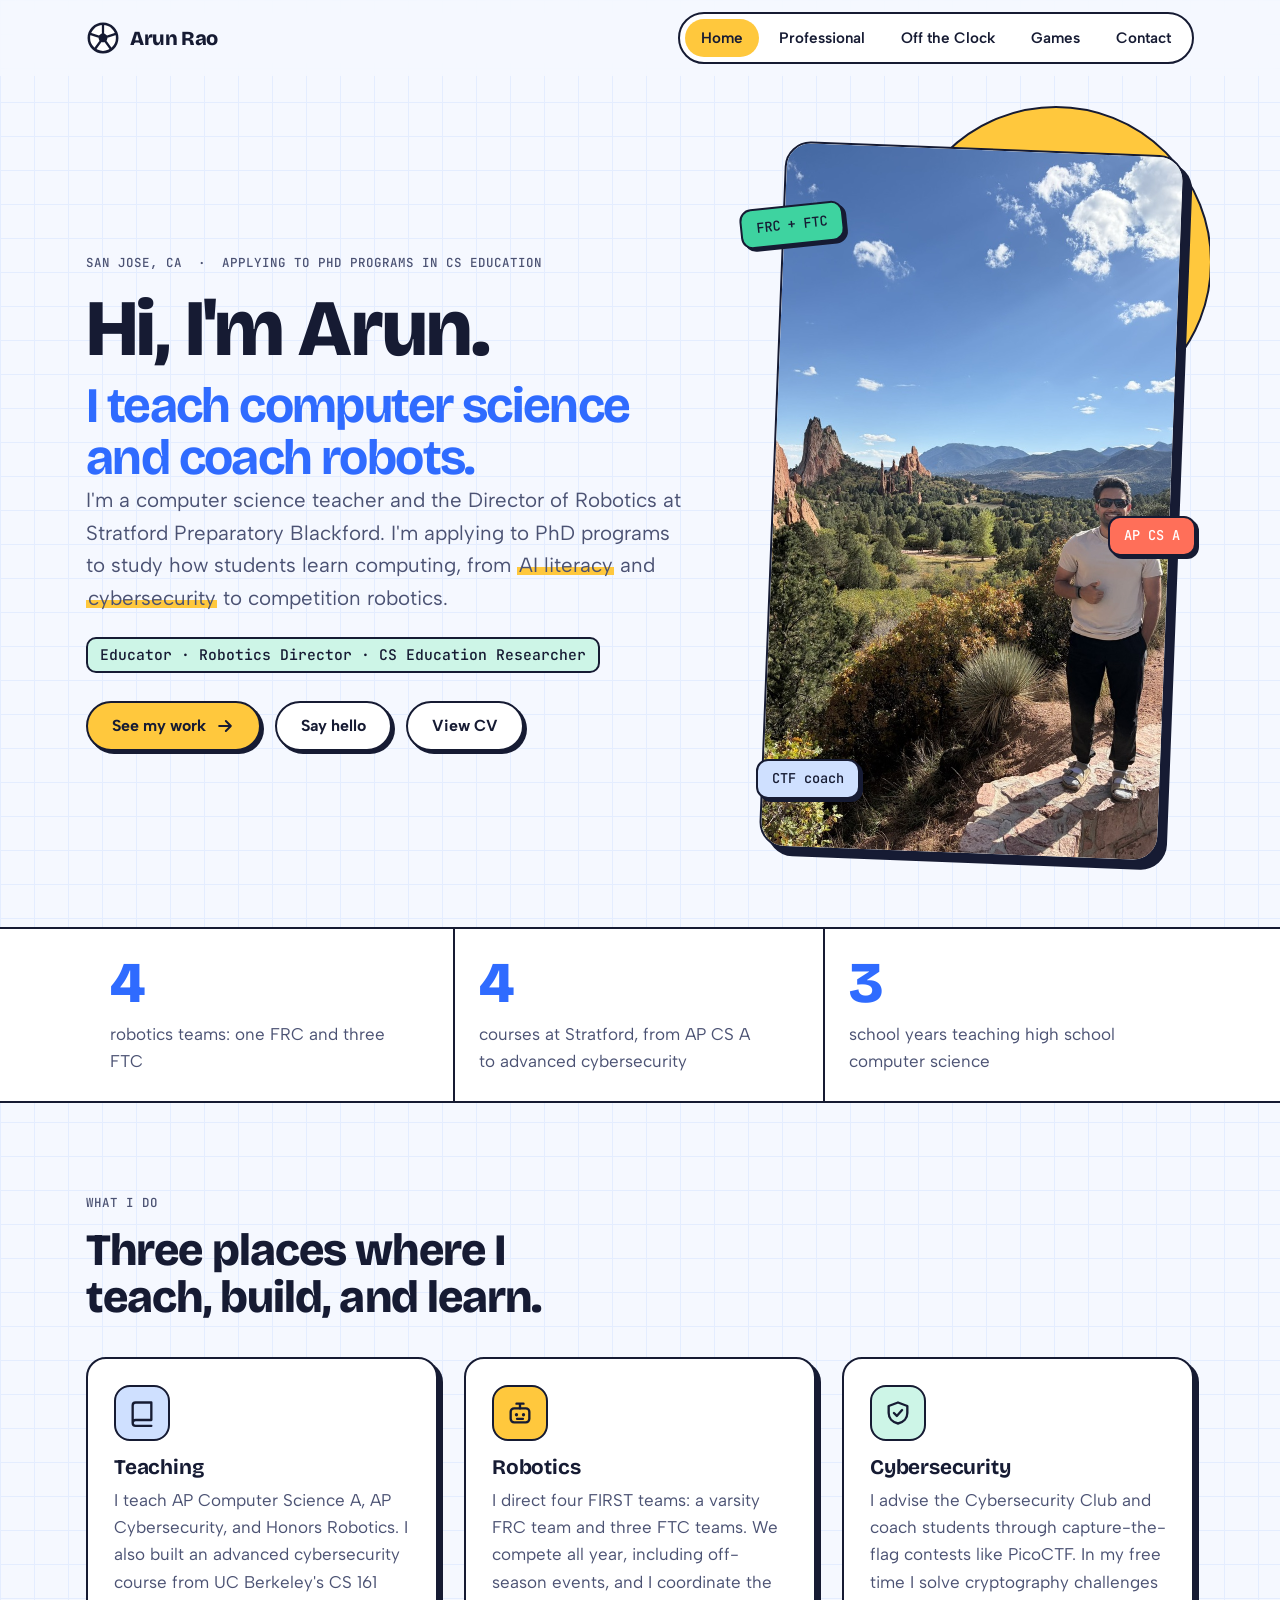
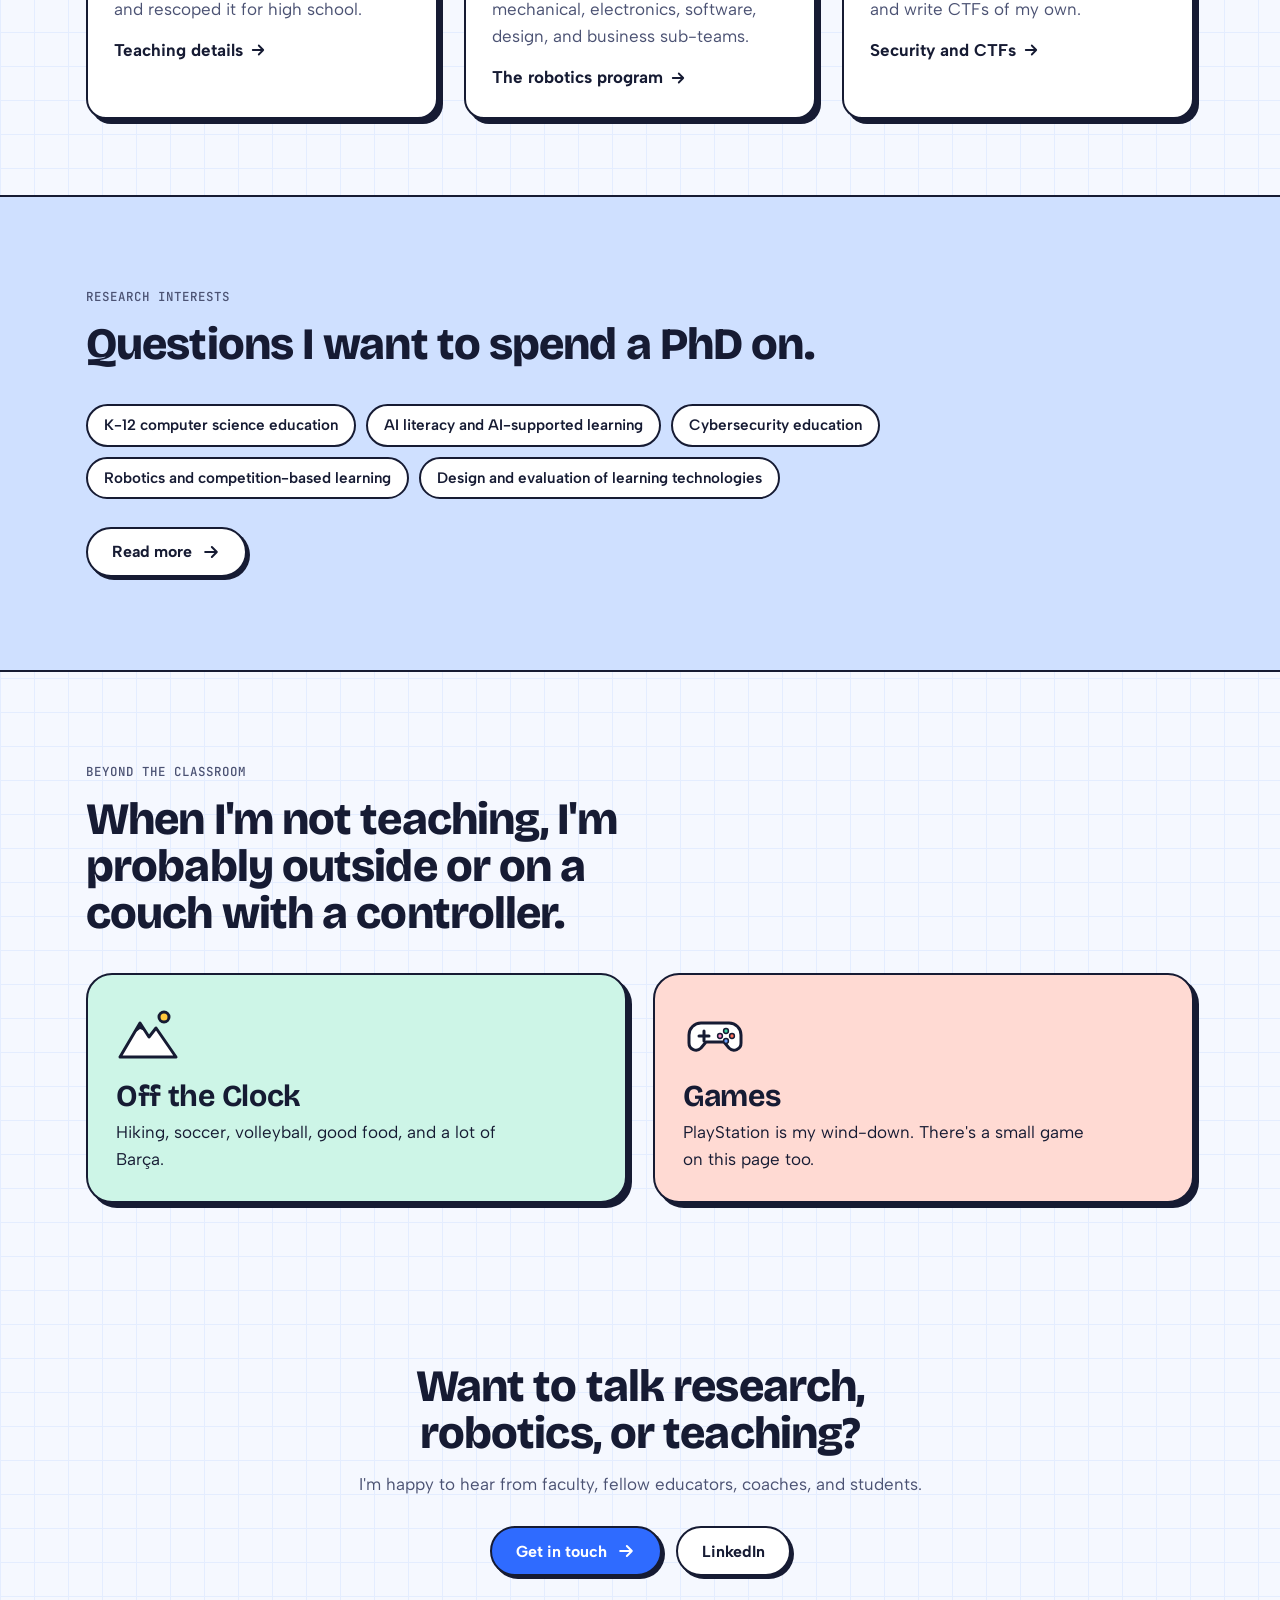
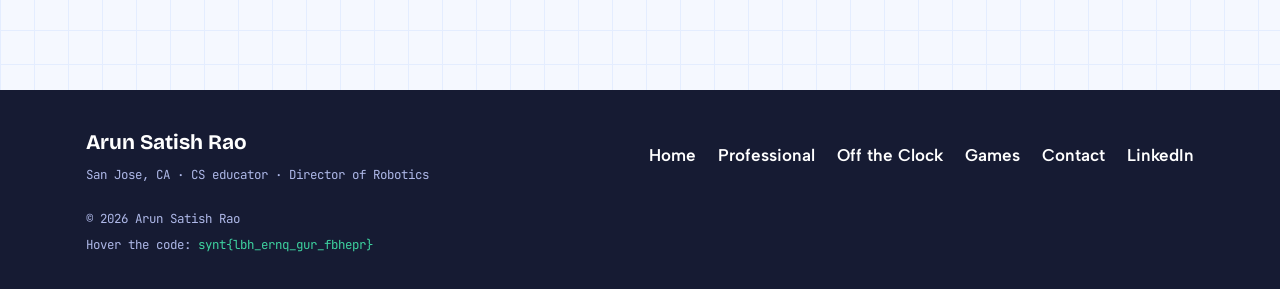
<file: index.html>
<!doctype html>
<html lang="en">
<head>
<meta charset="utf-8">
<meta name="viewport" content="width=device-width, initial-scale=1, viewport-fit=cover">
<title>Arun Satish Rao</title>
<meta name="description" content="Computer science teacher, Director of Robotics, and PhD applicant in computer science education. San Jose, CA.">
<meta name="theme-color" content="#F5F8FF">
<meta property="og:type" content="website">
<meta property="og:title" content="Arun Satish Rao">
<meta property="og:description" content="Computer science teacher, Director of Robotics, and PhD applicant in computer science education. San Jose, CA.">
<meta property="og:image" content="https://arunsrao.netlify.app/assets/img/pro/headshot.jpg">
<link rel="icon" href="assets/favicon.svg" type="image/svg+xml">
<link rel="preconnect" href="https://fonts.googleapis.com">
<link rel="preconnect" href="https://fonts.gstatic.com" crossorigin>
<link rel="stylesheet" href="https://fonts.googleapis.com/css2?family=Albert+Sans:wght@400;500;600;700&family=Bricolage+Grotesque:opsz,wght@12..96,600;12..96,700;12..96,800&family=JetBrains+Mono:wght@500&display=swap">
<link rel="stylesheet" href="assets/css/styles.css">
</head>
<body data-page="home">
<svg width="0" height="0" style="position:absolute" aria-hidden="true" focusable="false"><defs>
<symbol id="i-ball" viewBox="0 0 24 24"><circle cx="12" cy="12" r="10" fill="#fff" stroke="#161B33" stroke-width="1.8"/><path d="M12 8.2l3.6 2.6-1.4 4.2H9.8L8.4 10.8z" fill="#161B33"/><path d="M12 8.2V2.5M15.6 10.8l5.4-1.7M14.2 15l3.3 4.6M9.8 15l-3.3 4.6M8.4 10.8 3 9.1" stroke="#161B33" stroke-width="1.6" fill="none" stroke-linecap="round"/></symbol>
<symbol id="i-arrow" viewBox="0 0 24 24"><path d="M5 12h14M13 6l6 6-6 6" fill="none" stroke="currentColor" stroke-width="2.4" stroke-linecap="round" stroke-linejoin="round"/></symbol>
<symbol id="i-mail" viewBox="0 0 24 24"><rect x="3" y="5" width="18" height="14" rx="3" fill="none" stroke="#161B33" stroke-width="2"/><path d="m4 8 8 6 8-6" fill="none" stroke="#161B33" stroke-width="2" stroke-linecap="round" stroke-linejoin="round"/></symbol>
<symbol id="i-in" viewBox="0 0 24 24"><rect x="3" y="3" width="18" height="18" rx="4" fill="none" stroke="#161B33" stroke-width="2"/><path d="M8 11v6M8 7.6v.1M12 17v-6M12 13.2c0-1.4 1-2.2 2.3-2.2s2.2.8 2.2 2.3V17" fill="none" stroke="#161B33" stroke-width="2" stroke-linecap="round"/></symbol>
<symbol id="i-pin" viewBox="0 0 24 24"><path d="M12 21s7-6.2 7-11.5A7 7 0 0 0 5 9.5C5 14.8 12 21 12 21z" fill="none" stroke="#161B33" stroke-width="2" stroke-linejoin="round"/><circle cx="12" cy="9.5" r="2.5" fill="none" stroke="#161B33" stroke-width="2"/></symbol>
<symbol id="i-book" viewBox="0 0 24 24"><path d="M4 5.5A2.5 2.5 0 0 1 6.5 3H20v15H6.5A2.5 2.5 0 0 0 4 20.5z M4 20.5A2.5 2.5 0 0 0 6.5 23H20" fill="none" stroke="#161B33" stroke-width="2" stroke-linejoin="round" stroke-linecap="round"/></symbol>
<symbol id="i-bot" viewBox="0 0 24 24"><rect x="4" y="8" width="16" height="12" rx="3" fill="none" stroke="#161B33" stroke-width="2"/><path d="M12 8V4M9 4h6" stroke="#161B33" stroke-width="2" stroke-linecap="round"/><circle cx="9" cy="13.5" r="1.4" fill="#161B33"/><circle cx="15" cy="13.5" r="1.4" fill="#161B33"/><path d="M9.5 17h5" stroke="#161B33" stroke-width="2" stroke-linecap="round"/></symbol>
<symbol id="i-shield" viewBox="0 0 24 24"><path d="M12 3l8 3v6c0 4.5-3.2 8-8 9-4.8-1-8-4.5-8-9V6z" fill="none" stroke="#161B33" stroke-width="2" stroke-linejoin="round"/><path d="m8.5 12 2.5 2.5 4.5-5" fill="none" stroke="#161B33" stroke-width="2" stroke-linecap="round" stroke-linejoin="round"/></symbol>
<symbol id="i-mountain" viewBox="0 0 64 64"><path d="M4 54 24 20l9 14 7-9 20 29z" fill="#fff" stroke="#161B33" stroke-width="3" stroke-linejoin="round"/><path d="m24 20 5 8-5-2-4 3z" fill="#161B33"/><circle cx="48" cy="14" r="5" fill="#FFC83D" stroke="#161B33" stroke-width="3"/></symbol>
<symbol id="i-pad" viewBox="0 0 64 64"><path d="M18 20h28a12 12 0 0 1 12 12v8a7 7 0 0 1-12 5l-5-6H23l-5 6a7 7 0 0 1-12-5v-8a12 12 0 0 1 12-12z" fill="#fff" stroke="#161B33" stroke-width="3" stroke-linejoin="round"/><path d="M21 28v10M16 33h10" stroke="#161B33" stroke-width="3" stroke-linecap="round"/><circle cx="43" cy="28" r="2.4" fill="#3ED3A0" stroke="#161B33" stroke-width="1.5"/><circle cx="49" cy="33" r="2.4" fill="#FF6F59" stroke="#161B33" stroke-width="1.5"/><circle cx="43" cy="38" r="2.4" fill="#6AA0FF" stroke="#161B33" stroke-width="1.5"/><circle cx="37" cy="33" r="2.4" fill="#FF8FC7" stroke="#161B33" stroke-width="1.5"/></symbol>
<symbol id="i-ball-big" viewBox="0 0 64 64"><circle cx="32" cy="32" r="26" fill="#fff" stroke="#161B33" stroke-width="3"/><path d="M32 21l9.5 7-3.6 11H26.100L22.500 28z" fill="#161B33"/><path d="M32 21V6M41.500 28l14.500-4.500M37.900 39l8.500 12M26.100 39 17.600 51M22.500 28 8 23.500" stroke="#161B33" stroke-width="3" fill="none" stroke-linecap="round"/></symbol>
</defs></svg>
<a class="skip" href="#main">Skip to content</a>
<header class="site-header"><div class="wrap nav">
<a class="logo" href="index.html" aria-label="Arun Rao, home"><svg viewBox="0 0 24 24" aria-hidden="true"><use href="#i-ball"/></svg><span>Arun Rao</span></a>
<button class="menu-btn" type="button" aria-expanded="false" aria-controls="menu">Menu</button>
<ul class="nav-links" id="menu"><li><a href="index.html" aria-current="page">Home</a></li><li><a href="professional.html">Professional</a></li><li><a href="life.html">Off the Clock</a></li><li><a href="games.html">Games</a></li><li><a href="contact.html">Contact</a></li></ul></div></header>
<main id="main">
<section class="wrap hero">
  <div class="hero-text">
    <p class="eyebrow">San Jose, CA &nbsp;·&nbsp; Applying to PhD programs in CS education</p>
    <h1>Hi, I'm Arun.<span class="h1-sub">I teach computer science and coach robots.</span></h1>
    <p class="lead">I'm a computer science teacher and the Director of Robotics at Stratford Preparatory Blackford. I'm applying to PhD programs to study how students learn computing, from <span class="mark">AI literacy</span> and <span class="mark">cybersecurity</span> to competition robotics.</p>
    <p class="role" aria-label="Educator, Robotics Director, CS Education Researcher"><span class="scramble" aria-hidden="true" data-text="Educator · Robotics Director · CS Education Researcher">Educator · Robotics Director · CS Education Researcher</span></p>
    <div class="actions">
      <a class="btn" href="professional.html">See my work <svg aria-hidden="true"><use href="#i-arrow"/></svg></a>
      <a class="btn white" href="contact.html">Say hello</a>
      <a class="btn white" href="assets/files/Arun_Satish_Rao_CV.pdf" target="_blank" rel="noopener">View CV</a>
    </div>
  </div>
  <div class="hero-photo">
    <figure class="frame"><img src="assets/img/pro/headshot.jpg" width="768" height="1024" alt="Arun Rao smiling, wearing a black blazer and shirt, resting his hands on a white railing at night" fetchpriority="high"></figure>
    <span class="sticker s1">FRC + FTC</span>
    <span class="sticker s2">AP CS A</span>
    <span class="sticker s3">CTF coach</span>
  </div>
</section>

<section class="band" aria-label="At a glance">
  <div class="wrap stats">
    <div class="stat"><b>4</b><span>robotics teams: one FRC and three FTC</span></div>
    <div class="stat"><b>4</b><span>courses at Stratford, from AP CS A to advanced cybersecurity</span></div>
    <div class="stat"><b>3</b><span>school years teaching high school computer science</span></div>
  </div>
</section>

<section class="section wrap">
  <div class="section-head reveal">
    <p class="eyebrow">What I do</p>
    <h2>Three places where I teach, build, and learn.</h2>
  </div>
  <div class="grid">
    <article class="card c-sky reveal">
      <div class="tile"><svg aria-hidden="true"><use href="#i-book"/></svg></div>
      <h3>Teaching</h3>
      <p>I teach AP Computer Science A, AP Cybersecurity, and Honors Robotics. I also built an advanced cybersecurity course from UC Berkeley's CS 161 and rescoped it for high school.</p>
      <a class="more" href="professional.html#teaching">Teaching details <svg aria-hidden="true"><use href="#i-arrow"/></svg></a>
    </article>
    <article class="card c-sun reveal">
      <div class="tile"><svg aria-hidden="true"><use href="#i-bot"/></svg></div>
      <h3>Robotics</h3>
      <p>I direct four FIRST teams: a varsity FRC team and three FTC teams. We compete all year, including off-season events, and I coordinate the mechanical, electronics, software, design, and business sub-teams.</p>
      <a class="more" href="professional.html#robotics">The robotics program <svg aria-hidden="true"><use href="#i-arrow"/></svg></a>
    </article>
    <article class="card c-mint reveal">
      <div class="tile"><svg aria-hidden="true"><use href="#i-shield"/></svg></div>
      <h3>Cybersecurity</h3>
      <p>I advise the Cybersecurity Club and coach students through capture-the-flag contests like PicoCTF. In my free time I solve cryptography challenges and write CTFs of my own.</p>
      <a class="more" href="professional.html#security">Security and CTFs <svg aria-hidden="true"><use href="#i-arrow"/></svg></a>
    </article>
  </div>
</section>

<section class="band-sky">
  <div class="wrap section">
    <div class="section-head reveal">
      <p class="eyebrow">Research interests</p>
      <h2>Questions I want to spend a PhD on.</h2>
    </div>
    <ul class="chips reveal">
      <li class="chip">K-12 computer science education</li>
      <li class="chip">AI literacy and AI-supported learning</li>
      <li class="chip">Cybersecurity education</li>
      <li class="chip">Robotics and competition-based learning</li>
      <li class="chip">Design and evaluation of learning technologies</li>
    </ul>
    <p class="actions"><a class="btn white" href="professional.html#research">Read more <svg aria-hidden="true"><use href="#i-arrow"/></svg></a></p>
  </div>
</section>

<section class="section wrap">
  <div class="section-head reveal">
    <p class="eyebrow">Beyond the classroom</p>
    <h2>When I'm not teaching, I'm probably outside or on a couch with a controller.</h2>
  </div>
  <div class="tiles">
    <a class="tile-link reveal" style="--bg: var(--seafoam)" href="life.html">
      <svg class="big" aria-hidden="true"><use href="#i-mountain"/></svg>
      <div><h3>Off the Clock</h3><p>Hiking, soccer, volleyball, good food, and a lot of Barça.</p></div>
    </a>
    <a class="tile-link reveal" style="--bg: var(--blush)" href="games.html">
      <svg class="big" aria-hidden="true"><use href="#i-pad"/></svg>
      <div><h3>Games</h3><p>PlayStation is my wind-down. There's a small game on this page too.</p></div>
    </a>
  </div>
</section>

<section class="wrap cta reveal">
  <h2>Want to talk research, robotics, or teaching?</h2>
  <p>I'm happy to hear from faculty, fellow educators, coaches, and students.</p>
  <div class="actions">
    <a class="btn azure" href="contact.html">Get in touch <svg aria-hidden="true"><use href="#i-arrow"/></svg></a>
    <a class="btn white" href="https://www.linkedin.com/in/arunsrao/" target="_blank" rel="noopener">LinkedIn</a>
  </div>
</section>

</main>
<footer class="site-footer"><div class="wrap foot">
<div><strong style="font-family:var(--f-display);font-size:1.3rem;color:#fff">Arun Satish Rao</strong><small>San Jose, CA · CS educator · Director of Robotics</small></div>
<nav class="foot-links" aria-label="Footer"><a href="index.html">Home</a><a href="professional.html">Professional</a><a href="life.html">Off the Clock</a><a href="games.html">Games</a><a href="contact.html">Contact</a><a href="https://www.linkedin.com/in/arunsrao/" target="_blank" rel="noopener">LinkedIn</a></nav>
<div><small>&copy; 2026 Arun Satish Rao</small><small>Hover the code: <span class="rot" tabindex="0" data-enc="synt{lbh_ernq_gur_fbhepr}">synt{lbh_ernq_gur_fbhepr}</span></small></div>
</div></footer>
<script src="assets/js/script.js"></script>
</body>
</html>
</file>
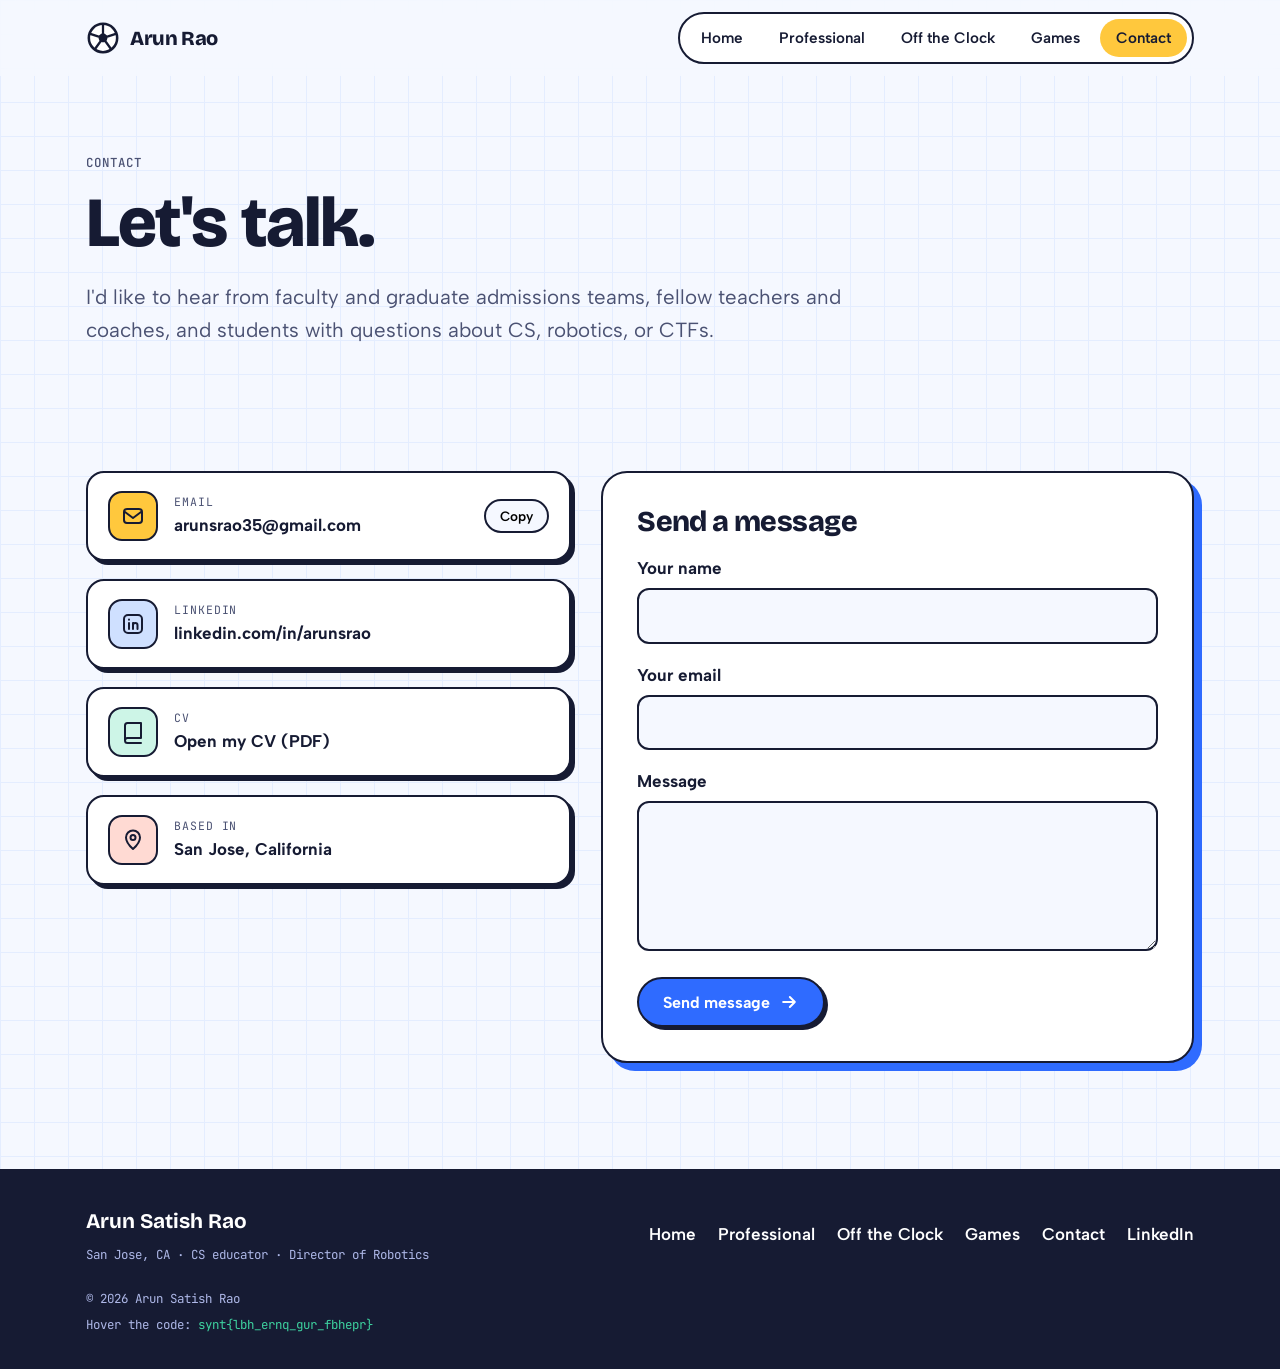
<file: contact.html>
<!doctype html>
<html lang="en">
<head>
<meta charset="utf-8">
<meta name="viewport" content="width=device-width, initial-scale=1, viewport-fit=cover">
<title>Contact | Arun Satish Rao</title>
<meta name="description" content="Email Arun Satish Rao, find him on LinkedIn, or send a message about research, teaching, or robotics.">
<meta name="theme-color" content="#F5F8FF">
<meta property="og:type" content="website">
<meta property="og:title" content="Contact | Arun Satish Rao">
<meta property="og:description" content="Email Arun Satish Rao, find him on LinkedIn, or send a message about research, teaching, or robotics.">
<meta property="og:image" content="https://arunsrao.netlify.app/assets/img/pro/headshot.jpg">
<link rel="icon" href="assets/favicon.svg" type="image/svg+xml">
<link rel="preconnect" href="https://fonts.googleapis.com">
<link rel="preconnect" href="https://fonts.gstatic.com" crossorigin>
<link rel="stylesheet" href="https://fonts.googleapis.com/css2?family=Albert+Sans:wght@400;500;600;700&family=Bricolage+Grotesque:opsz,wght@12..96,600;12..96,700;12..96,800&family=JetBrains+Mono:wght@500&display=swap">
<link rel="stylesheet" href="assets/css/styles.css">
</head>
<body data-page="contact">
<svg width="0" height="0" style="position:absolute" aria-hidden="true" focusable="false"><defs>
<symbol id="i-ball" viewBox="0 0 24 24"><circle cx="12" cy="12" r="10" fill="#fff" stroke="#161B33" stroke-width="1.8"/><path d="M12 8.2l3.6 2.6-1.4 4.2H9.8L8.4 10.8z" fill="#161B33"/><path d="M12 8.2V2.5M15.6 10.8l5.4-1.7M14.2 15l3.3 4.6M9.8 15l-3.3 4.6M8.4 10.8 3 9.1" stroke="#161B33" stroke-width="1.6" fill="none" stroke-linecap="round"/></symbol>
<symbol id="i-arrow" viewBox="0 0 24 24"><path d="M5 12h14M13 6l6 6-6 6" fill="none" stroke="currentColor" stroke-width="2.4" stroke-linecap="round" stroke-linejoin="round"/></symbol>
<symbol id="i-mail" viewBox="0 0 24 24"><rect x="3" y="5" width="18" height="14" rx="3" fill="none" stroke="#161B33" stroke-width="2"/><path d="m4 8 8 6 8-6" fill="none" stroke="#161B33" stroke-width="2" stroke-linecap="round" stroke-linejoin="round"/></symbol>
<symbol id="i-in" viewBox="0 0 24 24"><rect x="3" y="3" width="18" height="18" rx="4" fill="none" stroke="#161B33" stroke-width="2"/><path d="M8 11v6M8 7.6v.1M12 17v-6M12 13.2c0-1.4 1-2.2 2.3-2.2s2.2.8 2.2 2.3V17" fill="none" stroke="#161B33" stroke-width="2" stroke-linecap="round"/></symbol>
<symbol id="i-pin" viewBox="0 0 24 24"><path d="M12 21s7-6.2 7-11.5A7 7 0 0 0 5 9.5C5 14.8 12 21 12 21z" fill="none" stroke="#161B33" stroke-width="2" stroke-linejoin="round"/><circle cx="12" cy="9.5" r="2.5" fill="none" stroke="#161B33" stroke-width="2"/></symbol>
<symbol id="i-book" viewBox="0 0 24 24"><path d="M4 5.5A2.5 2.5 0 0 1 6.5 3H20v15H6.5A2.5 2.5 0 0 0 4 20.5z M4 20.5A2.5 2.5 0 0 0 6.5 23H20" fill="none" stroke="#161B33" stroke-width="2" stroke-linejoin="round" stroke-linecap="round"/></symbol>
<symbol id="i-bot" viewBox="0 0 24 24"><rect x="4" y="8" width="16" height="12" rx="3" fill="none" stroke="#161B33" stroke-width="2"/><path d="M12 8V4M9 4h6" stroke="#161B33" stroke-width="2" stroke-linecap="round"/><circle cx="9" cy="13.5" r="1.4" fill="#161B33"/><circle cx="15" cy="13.5" r="1.4" fill="#161B33"/><path d="M9.5 17h5" stroke="#161B33" stroke-width="2" stroke-linecap="round"/></symbol>
<symbol id="i-shield" viewBox="0 0 24 24"><path d="M12 3l8 3v6c0 4.5-3.2 8-8 9-4.8-1-8-4.5-8-9V6z" fill="none" stroke="#161B33" stroke-width="2" stroke-linejoin="round"/><path d="m8.5 12 2.5 2.5 4.5-5" fill="none" stroke="#161B33" stroke-width="2" stroke-linecap="round" stroke-linejoin="round"/></symbol>
<symbol id="i-mountain" viewBox="0 0 64 64"><path d="M4 54 24 20l9 14 7-9 20 29z" fill="#fff" stroke="#161B33" stroke-width="3" stroke-linejoin="round"/><path d="m24 20 5 8-5-2-4 3z" fill="#161B33"/><circle cx="48" cy="14" r="5" fill="#FFC83D" stroke="#161B33" stroke-width="3"/></symbol>
<symbol id="i-pad" viewBox="0 0 64 64"><path d="M18 20h28a12 12 0 0 1 12 12v8a7 7 0 0 1-12 5l-5-6H23l-5 6a7 7 0 0 1-12-5v-8a12 12 0 0 1 12-12z" fill="#fff" stroke="#161B33" stroke-width="3" stroke-linejoin="round"/><path d="M21 28v10M16 33h10" stroke="#161B33" stroke-width="3" stroke-linecap="round"/><circle cx="43" cy="28" r="2.4" fill="#3ED3A0" stroke="#161B33" stroke-width="1.5"/><circle cx="49" cy="33" r="2.4" fill="#FF6F59" stroke="#161B33" stroke-width="1.5"/><circle cx="43" cy="38" r="2.4" fill="#6AA0FF" stroke="#161B33" stroke-width="1.5"/><circle cx="37" cy="33" r="2.4" fill="#FF8FC7" stroke="#161B33" stroke-width="1.5"/></symbol>
<symbol id="i-ball-big" viewBox="0 0 64 64"><circle cx="32" cy="32" r="26" fill="#fff" stroke="#161B33" stroke-width="3"/><path d="M32 21l9.5 7-3.6 11H26.100L22.500 28z" fill="#161B33"/><path d="M32 21V6M41.500 28l14.500-4.500M37.900 39l8.500 12M26.100 39 17.600 51M22.500 28 8 23.500" stroke="#161B33" stroke-width="3" fill="none" stroke-linecap="round"/></symbol>
</defs></svg>
<a class="skip" href="#main">Skip to content</a>
<header class="site-header"><div class="wrap nav">
<a class="logo" href="index.html" aria-label="Arun Rao, home"><svg viewBox="0 0 24 24" aria-hidden="true"><use href="#i-ball"/></svg><span>Arun Rao</span></a>
<button class="menu-btn" type="button" aria-expanded="false" aria-controls="menu">Menu</button>
<ul class="nav-links" id="menu"><li><a href="index.html">Home</a></li><li><a href="professional.html">Professional</a></li><li><a href="life.html">Off the Clock</a></li><li><a href="games.html">Games</a></li><li><a href="contact.html" aria-current="page">Contact</a></li></ul></div></header>
<main id="main">
<section class="wrap page-hero">
  <p class="eyebrow">Contact</p>
  <h1>Let's talk.</h1>
  <p class="lead">I'd like to hear from faculty and graduate admissions teams, fellow teachers and coaches, and students with questions about CS, robotics, or CTFs.</p>
</section>

<section class="section wrap">
  <div class="contact-grid">
    <div class="channels">
      <div class="channel reveal" style="--c: var(--sun)">
        <span class="tile"><svg aria-hidden="true"><use href="#i-mail"/></svg></span>
        <div><small>Email</small><strong id="email-text">arunsrao35@gmail.com</strong></div>
        <button type="button" class="copy" data-copy="arunsrao35@gmail.com">Copy</button>
      </div>
      <a class="channel reveal" style="--c: var(--sky)" href="https://www.linkedin.com/in/arunsrao/" target="_blank" rel="noopener">
        <span class="tile"><svg aria-hidden="true"><use href="#i-in"/></svg></span>
        <div><small>LinkedIn</small><strong>linkedin.com/in/arunsrao</strong></div>
      </a>
      <a class="channel reveal" style="--c: var(--seafoam)" href="assets/files/Arun_Satish_Rao_CV.pdf" target="_blank" rel="noopener">
        <span class="tile"><svg aria-hidden="true"><use href="#i-book"/></svg></span>
        <div><small>CV</small><strong>Open my CV (PDF)</strong></div>
      </a>
      <div class="channel reveal" style="--c: var(--blush)">
        <span class="tile"><svg aria-hidden="true"><use href="#i-pin"/></svg></span>
        <div><small>Based in</small><strong>San Jose, California</strong></div>
      </div>
    </div>

    <div class="form-card reveal">
      <h2 style="font-size:1.8rem;margin-bottom:18px">Send a message</h2>
      <form id="contact-form" name="contact" method="POST" action="/" data-netlify="true" netlify-honeypot="bot-field" data-live="true">
        <input type="hidden" name="form-name" value="contact">
        <p class="hp"><label>Leave this empty <input name="bot-field" tabindex="-1" autocomplete="off"></label></p>
        <div class="field"><label for="f-name">Your name</label><input id="f-name" name="name" type="text" required autocomplete="name"></div>
        <div class="field"><label for="f-email">Your email</label><input id="f-email" name="email" type="email" required autocomplete="email"></div>
        <div class="field"><label for="f-message">Message</label><textarea id="f-message" name="message" required></textarea></div>
        <button class="btn azure" type="submit">Send message <svg aria-hidden="true"><use href="#i-arrow"/></svg></button>
        <p id="form-status" class="status" role="status"></p>
      </form>
    </div>
  </div>
</section>

</main>
<footer class="site-footer"><div class="wrap foot">
<div><strong style="font-family:var(--f-display);font-size:1.3rem;color:#fff">Arun Satish Rao</strong><small>San Jose, CA · CS educator · Director of Robotics</small></div>
<nav class="foot-links" aria-label="Footer"><a href="index.html">Home</a><a href="professional.html">Professional</a><a href="life.html">Off the Clock</a><a href="games.html">Games</a><a href="contact.html">Contact</a><a href="https://www.linkedin.com/in/arunsrao/" target="_blank" rel="noopener">LinkedIn</a></nav>
<div><small>&copy; 2026 Arun Satish Rao</small><small>Hover the code: <span class="rot" tabindex="0" data-enc="synt{lbh_ernq_gur_fbhepr}">synt{lbh_ernq_gur_fbhepr}</span></small></div>
</div></footer>
<script src="assets/js/script.js"></script>
</body>
</html>
</file>
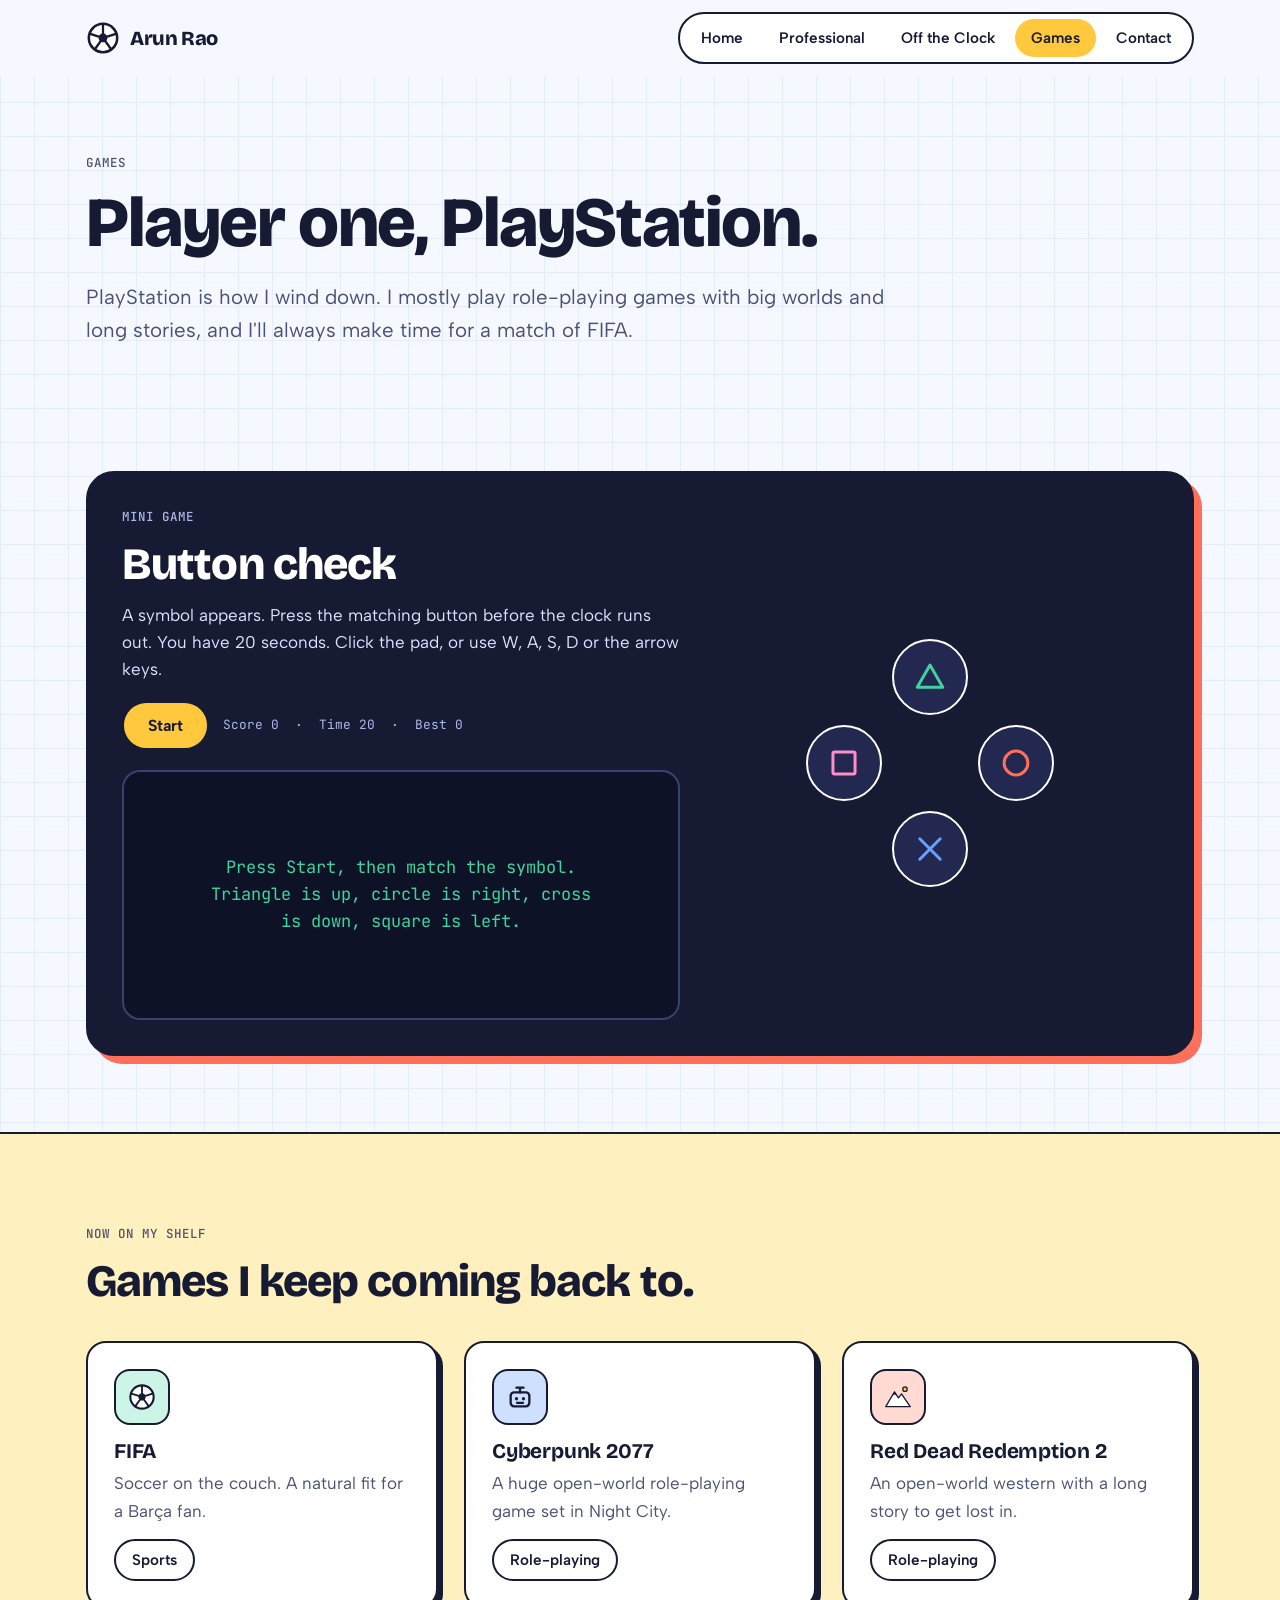
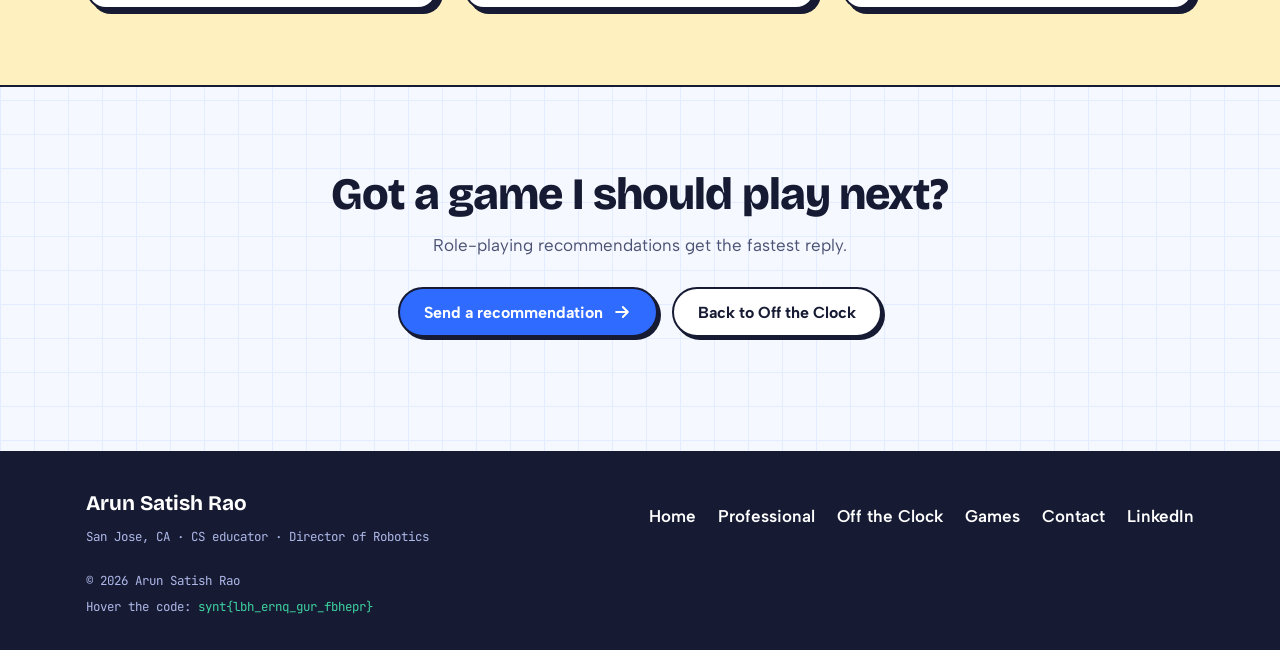
<file: games.html>
<!doctype html>
<html lang="en">
<head>
<meta charset="utf-8">
<meta name="viewport" content="width=device-width, initial-scale=1, viewport-fit=cover">
<title>Games | Arun Satish Rao</title>
<meta name="description" content="PlayStation, role-playing games, FIFA, and a quick button-reflex game by Arun Satish Rao.">
<meta name="theme-color" content="#F5F8FF">
<meta property="og:type" content="website">
<meta property="og:title" content="Games | Arun Satish Rao">
<meta property="og:description" content="PlayStation, role-playing games, FIFA, and a quick button-reflex game by Arun Satish Rao.">
<meta property="og:image" content="https://arunsrao.netlify.app/assets/img/pro/headshot.jpg">
<link rel="icon" href="assets/favicon.svg" type="image/svg+xml">
<link rel="preconnect" href="https://fonts.googleapis.com">
<link rel="preconnect" href="https://fonts.gstatic.com" crossorigin>
<link rel="stylesheet" href="https://fonts.googleapis.com/css2?family=Albert+Sans:wght@400;500;600;700&family=Bricolage+Grotesque:opsz,wght@12..96,600;12..96,700;12..96,800&family=JetBrains+Mono:wght@500&display=swap">
<link rel="stylesheet" href="assets/css/styles.css">
</head>
<body data-page="games">
<svg width="0" height="0" style="position:absolute" aria-hidden="true" focusable="false"><defs>
<symbol id="i-ball" viewBox="0 0 24 24"><circle cx="12" cy="12" r="10" fill="#fff" stroke="#161B33" stroke-width="1.8"/><path d="M12 8.2l3.6 2.6-1.4 4.2H9.8L8.4 10.8z" fill="#161B33"/><path d="M12 8.2V2.5M15.6 10.8l5.4-1.7M14.2 15l3.3 4.6M9.8 15l-3.3 4.6M8.4 10.8 3 9.1" stroke="#161B33" stroke-width="1.6" fill="none" stroke-linecap="round"/></symbol>
<symbol id="i-arrow" viewBox="0 0 24 24"><path d="M5 12h14M13 6l6 6-6 6" fill="none" stroke="currentColor" stroke-width="2.4" stroke-linecap="round" stroke-linejoin="round"/></symbol>
<symbol id="i-mail" viewBox="0 0 24 24"><rect x="3" y="5" width="18" height="14" rx="3" fill="none" stroke="#161B33" stroke-width="2"/><path d="m4 8 8 6 8-6" fill="none" stroke="#161B33" stroke-width="2" stroke-linecap="round" stroke-linejoin="round"/></symbol>
<symbol id="i-in" viewBox="0 0 24 24"><rect x="3" y="3" width="18" height="18" rx="4" fill="none" stroke="#161B33" stroke-width="2"/><path d="M8 11v6M8 7.6v.1M12 17v-6M12 13.2c0-1.4 1-2.2 2.3-2.2s2.2.8 2.2 2.3V17" fill="none" stroke="#161B33" stroke-width="2" stroke-linecap="round"/></symbol>
<symbol id="i-pin" viewBox="0 0 24 24"><path d="M12 21s7-6.2 7-11.5A7 7 0 0 0 5 9.5C5 14.8 12 21 12 21z" fill="none" stroke="#161B33" stroke-width="2" stroke-linejoin="round"/><circle cx="12" cy="9.5" r="2.5" fill="none" stroke="#161B33" stroke-width="2"/></symbol>
<symbol id="i-book" viewBox="0 0 24 24"><path d="M4 5.5A2.5 2.5 0 0 1 6.5 3H20v15H6.5A2.5 2.5 0 0 0 4 20.5z M4 20.5A2.5 2.5 0 0 0 6.5 23H20" fill="none" stroke="#161B33" stroke-width="2" stroke-linejoin="round" stroke-linecap="round"/></symbol>
<symbol id="i-bot" viewBox="0 0 24 24"><rect x="4" y="8" width="16" height="12" rx="3" fill="none" stroke="#161B33" stroke-width="2"/><path d="M12 8V4M9 4h6" stroke="#161B33" stroke-width="2" stroke-linecap="round"/><circle cx="9" cy="13.5" r="1.4" fill="#161B33"/><circle cx="15" cy="13.5" r="1.4" fill="#161B33"/><path d="M9.5 17h5" stroke="#161B33" stroke-width="2" stroke-linecap="round"/></symbol>
<symbol id="i-shield" viewBox="0 0 24 24"><path d="M12 3l8 3v6c0 4.5-3.2 8-8 9-4.8-1-8-4.5-8-9V6z" fill="none" stroke="#161B33" stroke-width="2" stroke-linejoin="round"/><path d="m8.5 12 2.5 2.5 4.5-5" fill="none" stroke="#161B33" stroke-width="2" stroke-linecap="round" stroke-linejoin="round"/></symbol>
<symbol id="i-mountain" viewBox="0 0 64 64"><path d="M4 54 24 20l9 14 7-9 20 29z" fill="#fff" stroke="#161B33" stroke-width="3" stroke-linejoin="round"/><path d="m24 20 5 8-5-2-4 3z" fill="#161B33"/><circle cx="48" cy="14" r="5" fill="#FFC83D" stroke="#161B33" stroke-width="3"/></symbol>
<symbol id="i-pad" viewBox="0 0 64 64"><path d="M18 20h28a12 12 0 0 1 12 12v8a7 7 0 0 1-12 5l-5-6H23l-5 6a7 7 0 0 1-12-5v-8a12 12 0 0 1 12-12z" fill="#fff" stroke="#161B33" stroke-width="3" stroke-linejoin="round"/><path d="M21 28v10M16 33h10" stroke="#161B33" stroke-width="3" stroke-linecap="round"/><circle cx="43" cy="28" r="2.4" fill="#3ED3A0" stroke="#161B33" stroke-width="1.5"/><circle cx="49" cy="33" r="2.4" fill="#FF6F59" stroke="#161B33" stroke-width="1.5"/><circle cx="43" cy="38" r="2.4" fill="#6AA0FF" stroke="#161B33" stroke-width="1.5"/><circle cx="37" cy="33" r="2.4" fill="#FF8FC7" stroke="#161B33" stroke-width="1.5"/></symbol>
<symbol id="i-ball-big" viewBox="0 0 64 64"><circle cx="32" cy="32" r="26" fill="#fff" stroke="#161B33" stroke-width="3"/><path d="M32 21l9.5 7-3.6 11H26.100L22.500 28z" fill="#161B33"/><path d="M32 21V6M41.500 28l14.500-4.500M37.900 39l8.500 12M26.100 39 17.600 51M22.500 28 8 23.500" stroke="#161B33" stroke-width="3" fill="none" stroke-linecap="round"/></symbol>
</defs></svg>
<a class="skip" href="#main">Skip to content</a>
<header class="site-header"><div class="wrap nav">
<a class="logo" href="index.html" aria-label="Arun Rao, home"><svg viewBox="0 0 24 24" aria-hidden="true"><use href="#i-ball"/></svg><span>Arun Rao</span></a>
<button class="menu-btn" type="button" aria-expanded="false" aria-controls="menu">Menu</button>
<ul class="nav-links" id="menu"><li><a href="index.html">Home</a></li><li><a href="professional.html">Professional</a></li><li><a href="life.html">Off the Clock</a></li><li><a href="games.html" aria-current="page">Games</a></li><li><a href="contact.html">Contact</a></li></ul></div></header>
<main id="main">
<section class="wrap page-hero">
  <p class="eyebrow">Games</p>
  <h1>Player one, PlayStation.</h1>
  <p class="lead">PlayStation is how I wind down. I mostly play role-playing games with big worlds and long stories, and I'll always make time for a match of FIFA.</p>
</section>

<section class="section wrap">
  <div class="arcade reveal" id="arcade">
    <div>
      <p class="eyebrow" style="color:#AEB8E8">Mini game</p>
      <h2 style="color:#fff">Button check</h2>
      <p style="margin-top:14px;color:#DCE3FF">A symbol appears. Press the matching button before the clock runs out. You have 20 seconds. Click the pad, or use W, A, S, D or the arrow keys.</p>
      <div class="arcade-ctl">
        <button type="button" class="btn" id="arc-start">Start</button>
        <p class="mono-note" aria-live="polite">Score <span id="arc-score">0</span> &nbsp;·&nbsp; Time <span id="arc-time">20</span> &nbsp;·&nbsp; Best <span id="arc-best">0</span></p>
      </div>
      <div class="screen" style="margin-top:20px"><p class="msg">Press Start, then match the symbol.<br>Triangle is up, circle is right, cross is down, square is left.</p></div>
    </div>
    <div class="pad" role="group" aria-label="Game pad">
      <button type="button" class="up" data-dir="up" aria-label="Triangle (up)"><svg viewBox="0 0 40 40" fill="none" stroke="#3ED3A0" stroke-width="3.5" stroke-linejoin="round"><path d="M20 6 35 32H5z"/></svg></button>
      <button type="button" class="left" data-dir="left" aria-label="Square (left)"><svg viewBox="0 0 40 40" fill="none" stroke="#FF8FC7" stroke-width="3.5" stroke-linejoin="round"><rect x="7" y="7" width="26" height="26" rx="2"/></svg></button>
      <span class="mid"></span>
      <button type="button" class="right" data-dir="right" aria-label="Circle (right)"><svg viewBox="0 0 40 40" fill="none" stroke="#FF6F59" stroke-width="3.5"><circle cx="20" cy="20" r="14"/></svg></button>
      <button type="button" class="down" data-dir="down" aria-label="Cross (down)"><svg viewBox="0 0 40 40" fill="none" stroke="#6AA0FF" stroke-width="3.5" stroke-linecap="round"><path d="M8 8l24 24M32 8 8 32"/></svg></button>
    </div>
  </div>
</section>

<section class="band-sun">
  <div class="wrap section">
    <div class="section-head reveal">
      <p class="eyebrow">Now on my shelf</p>
      <h2>Games I keep coming back to.</h2>
    </div>
    <div class="grid">
      <article class="card c-mint reveal">
        <div class="tile"><svg aria-hidden="true"><use href="#i-ball"/></svg></div>
        <h3>FIFA</h3>
        <p>Soccer on the couch. A natural fit for a Barça fan.</p>
        <span class="chip">Sports</span>
      </article>
      <article class="card c-sky reveal">
        <div class="tile"><svg aria-hidden="true"><use href="#i-bot"/></svg></div>
        <h3>Cyberpunk 2077</h3>
        <p>A huge open-world role-playing game set in Night City.</p>
        <span class="chip">Role-playing</span>
      </article>
      <article class="card c-coral reveal">
        <div class="tile"><svg aria-hidden="true"><use href="#i-mountain"/></svg></div>
        <h3>Red Dead Redemption 2</h3>
        <p>An open-world western with a long story to get lost in.</p>
        <span class="chip">Role-playing</span>
      </article>
    </div>
  </div>
</section>

<section class="wrap cta reveal">
  <h2>Got a game I should play next?</h2>
  <p>Role-playing recommendations get the fastest reply.</p>
  <div class="actions"><a class="btn azure" href="contact.html">Send a recommendation <svg aria-hidden="true"><use href="#i-arrow"/></svg></a><a class="btn white" href="life.html">Back to Off the Clock</a></div>
</section>

</main>
<footer class="site-footer"><div class="wrap foot">
<div><strong style="font-family:var(--f-display);font-size:1.3rem;color:#fff">Arun Satish Rao</strong><small>San Jose, CA · CS educator · Director of Robotics</small></div>
<nav class="foot-links" aria-label="Footer"><a href="index.html">Home</a><a href="professional.html">Professional</a><a href="life.html">Off the Clock</a><a href="games.html">Games</a><a href="contact.html">Contact</a><a href="https://www.linkedin.com/in/arunsrao/" target="_blank" rel="noopener">LinkedIn</a></nav>
<div><small>&copy; 2026 Arun Satish Rao</small><small>Hover the code: <span class="rot" tabindex="0" data-enc="synt{lbh_ernq_gur_fbhepr}">synt{lbh_ernq_gur_fbhepr}</span></small></div>
</div></footer>
<script src="assets/js/script.js"></script>
</body>
</html>
</file>
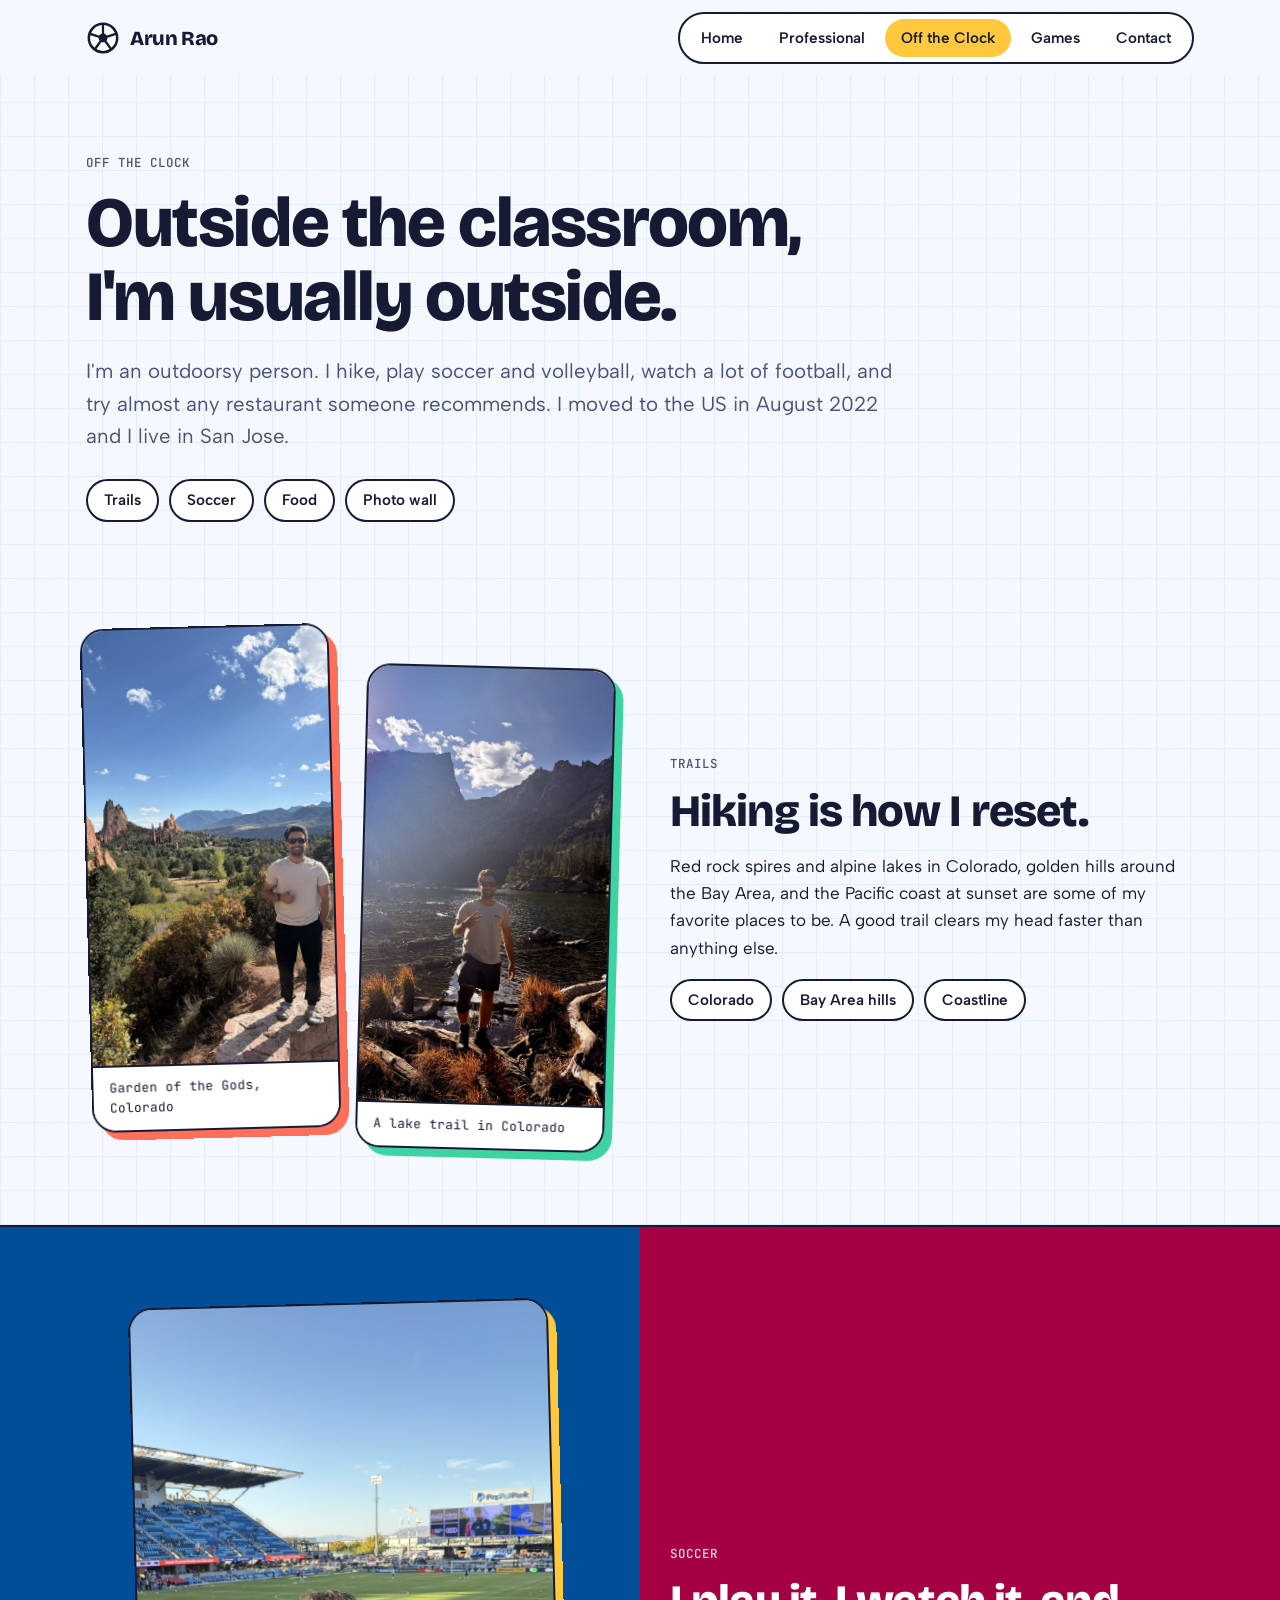
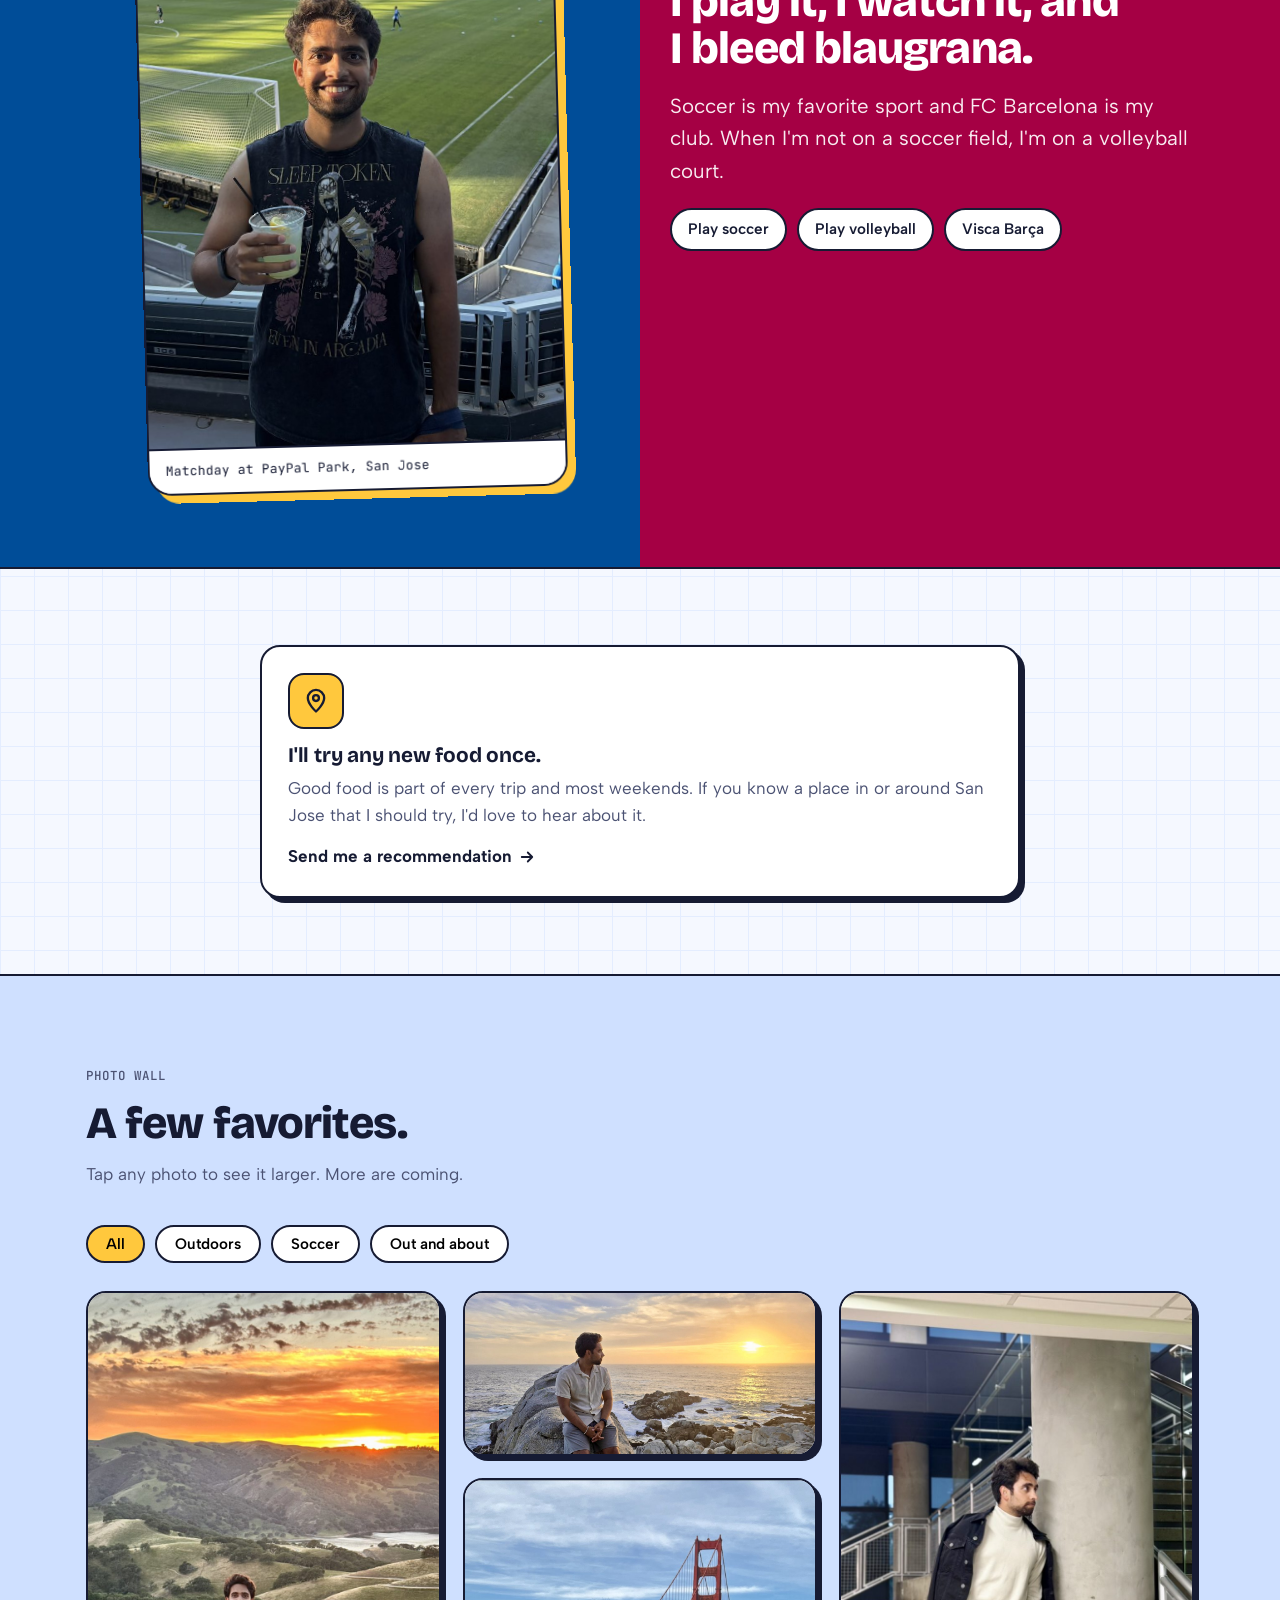
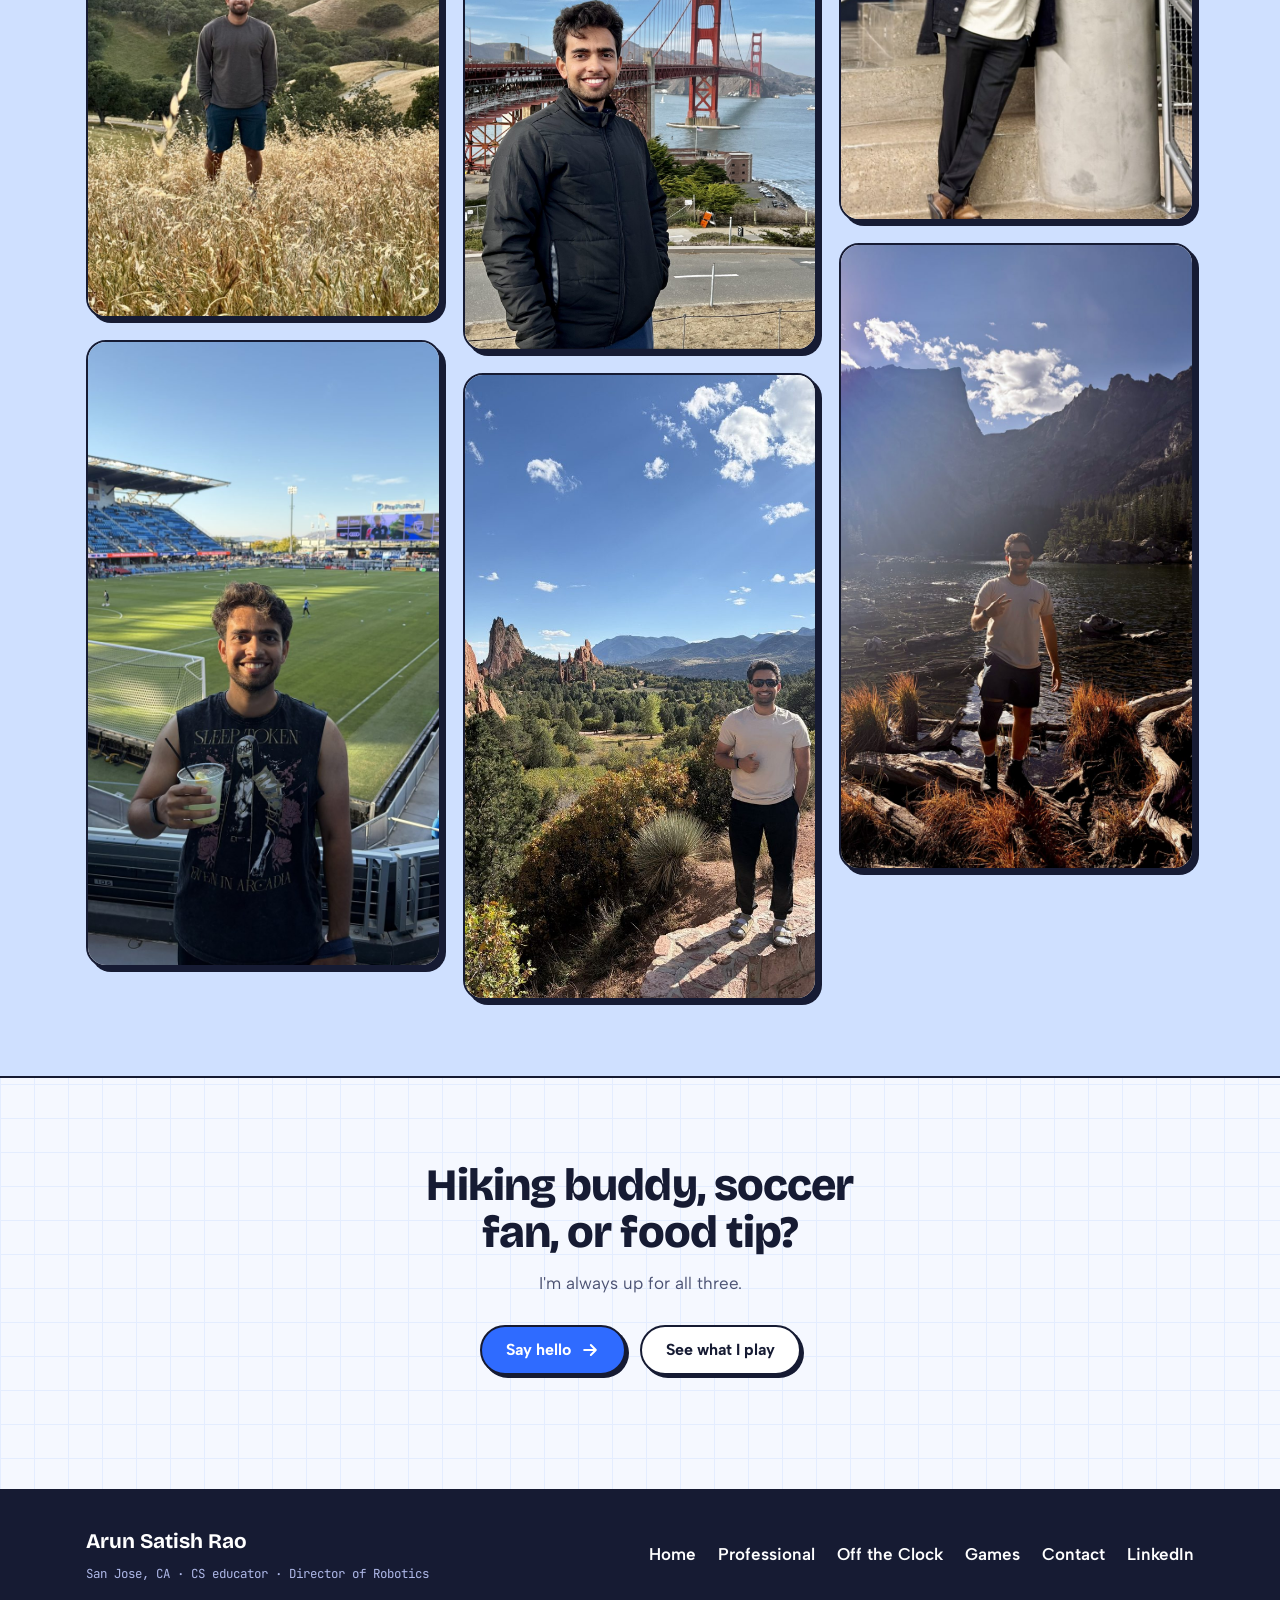
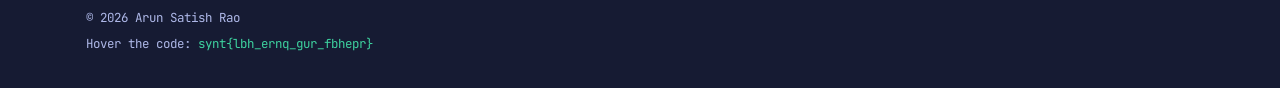
<file: life.html>
<!doctype html>
<html lang="en">
<head>
<meta charset="utf-8">
<meta name="viewport" content="width=device-width, initial-scale=1, viewport-fit=cover">
<title>Off the Clock | Arun Satish Rao</title>
<meta name="description" content="Hiking, soccer, volleyball, FC Barcelona, and food. A look at life outside the classroom in San Jose.">
<meta name="theme-color" content="#F5F8FF">
<meta property="og:type" content="website">
<meta property="og:title" content="Off the Clock | Arun Satish Rao">
<meta property="og:description" content="Hiking, soccer, volleyball, FC Barcelona, and food. A look at life outside the classroom in San Jose.">
<meta property="og:image" content="https://arunsrao.netlify.app/assets/img/pro/headshot.jpg">
<link rel="icon" href="assets/favicon.svg" type="image/svg+xml">
<link rel="preconnect" href="https://fonts.googleapis.com">
<link rel="preconnect" href="https://fonts.gstatic.com" crossorigin>
<link rel="stylesheet" href="https://fonts.googleapis.com/css2?family=Albert+Sans:wght@400;500;600;700&family=Bricolage+Grotesque:opsz,wght@12..96,600;12..96,700;12..96,800&family=JetBrains+Mono:wght@500&display=swap">
<link rel="stylesheet" href="assets/css/styles.css">
</head>
<body data-page="life">
<svg width="0" height="0" style="position:absolute" aria-hidden="true" focusable="false"><defs>
<symbol id="i-ball" viewBox="0 0 24 24"><circle cx="12" cy="12" r="10" fill="#fff" stroke="#161B33" stroke-width="1.8"/><path d="M12 8.2l3.6 2.6-1.4 4.2H9.8L8.4 10.8z" fill="#161B33"/><path d="M12 8.2V2.5M15.6 10.8l5.4-1.7M14.2 15l3.3 4.6M9.8 15l-3.3 4.6M8.4 10.8 3 9.1" stroke="#161B33" stroke-width="1.6" fill="none" stroke-linecap="round"/></symbol>
<symbol id="i-arrow" viewBox="0 0 24 24"><path d="M5 12h14M13 6l6 6-6 6" fill="none" stroke="currentColor" stroke-width="2.4" stroke-linecap="round" stroke-linejoin="round"/></symbol>
<symbol id="i-mail" viewBox="0 0 24 24"><rect x="3" y="5" width="18" height="14" rx="3" fill="none" stroke="#161B33" stroke-width="2"/><path d="m4 8 8 6 8-6" fill="none" stroke="#161B33" stroke-width="2" stroke-linecap="round" stroke-linejoin="round"/></symbol>
<symbol id="i-in" viewBox="0 0 24 24"><rect x="3" y="3" width="18" height="18" rx="4" fill="none" stroke="#161B33" stroke-width="2"/><path d="M8 11v6M8 7.6v.1M12 17v-6M12 13.2c0-1.4 1-2.2 2.3-2.2s2.2.8 2.2 2.3V17" fill="none" stroke="#161B33" stroke-width="2" stroke-linecap="round"/></symbol>
<symbol id="i-pin" viewBox="0 0 24 24"><path d="M12 21s7-6.2 7-11.5A7 7 0 0 0 5 9.5C5 14.8 12 21 12 21z" fill="none" stroke="#161B33" stroke-width="2" stroke-linejoin="round"/><circle cx="12" cy="9.5" r="2.5" fill="none" stroke="#161B33" stroke-width="2"/></symbol>
<symbol id="i-book" viewBox="0 0 24 24"><path d="M4 5.5A2.5 2.5 0 0 1 6.5 3H20v15H6.5A2.5 2.5 0 0 0 4 20.5z M4 20.5A2.5 2.5 0 0 0 6.5 23H20" fill="none" stroke="#161B33" stroke-width="2" stroke-linejoin="round" stroke-linecap="round"/></symbol>
<symbol id="i-bot" viewBox="0 0 24 24"><rect x="4" y="8" width="16" height="12" rx="3" fill="none" stroke="#161B33" stroke-width="2"/><path d="M12 8V4M9 4h6" stroke="#161B33" stroke-width="2" stroke-linecap="round"/><circle cx="9" cy="13.5" r="1.4" fill="#161B33"/><circle cx="15" cy="13.5" r="1.4" fill="#161B33"/><path d="M9.5 17h5" stroke="#161B33" stroke-width="2" stroke-linecap="round"/></symbol>
<symbol id="i-shield" viewBox="0 0 24 24"><path d="M12 3l8 3v6c0 4.5-3.2 8-8 9-4.8-1-8-4.5-8-9V6z" fill="none" stroke="#161B33" stroke-width="2" stroke-linejoin="round"/><path d="m8.5 12 2.5 2.5 4.5-5" fill="none" stroke="#161B33" stroke-width="2" stroke-linecap="round" stroke-linejoin="round"/></symbol>
<symbol id="i-mountain" viewBox="0 0 64 64"><path d="M4 54 24 20l9 14 7-9 20 29z" fill="#fff" stroke="#161B33" stroke-width="3" stroke-linejoin="round"/><path d="m24 20 5 8-5-2-4 3z" fill="#161B33"/><circle cx="48" cy="14" r="5" fill="#FFC83D" stroke="#161B33" stroke-width="3"/></symbol>
<symbol id="i-pad" viewBox="0 0 64 64"><path d="M18 20h28a12 12 0 0 1 12 12v8a7 7 0 0 1-12 5l-5-6H23l-5 6a7 7 0 0 1-12-5v-8a12 12 0 0 1 12-12z" fill="#fff" stroke="#161B33" stroke-width="3" stroke-linejoin="round"/><path d="M21 28v10M16 33h10" stroke="#161B33" stroke-width="3" stroke-linecap="round"/><circle cx="43" cy="28" r="2.4" fill="#3ED3A0" stroke="#161B33" stroke-width="1.5"/><circle cx="49" cy="33" r="2.4" fill="#FF6F59" stroke="#161B33" stroke-width="1.5"/><circle cx="43" cy="38" r="2.4" fill="#6AA0FF" stroke="#161B33" stroke-width="1.5"/><circle cx="37" cy="33" r="2.4" fill="#FF8FC7" stroke="#161B33" stroke-width="1.5"/></symbol>
<symbol id="i-ball-big" viewBox="0 0 64 64"><circle cx="32" cy="32" r="26" fill="#fff" stroke="#161B33" stroke-width="3"/><path d="M32 21l9.5 7-3.6 11H26.100L22.500 28z" fill="#161B33"/><path d="M32 21V6M41.500 28l14.500-4.500M37.900 39l8.500 12M26.100 39 17.600 51M22.500 28 8 23.500" stroke="#161B33" stroke-width="3" fill="none" stroke-linecap="round"/></symbol>
</defs></svg>
<a class="skip" href="#main">Skip to content</a>
<header class="site-header"><div class="wrap nav">
<a class="logo" href="index.html" aria-label="Arun Rao, home"><svg viewBox="0 0 24 24" aria-hidden="true"><use href="#i-ball"/></svg><span>Arun Rao</span></a>
<button class="menu-btn" type="button" aria-expanded="false" aria-controls="menu">Menu</button>
<ul class="nav-links" id="menu"><li><a href="index.html">Home</a></li><li><a href="professional.html">Professional</a></li><li><a href="life.html" aria-current="page">Off the Clock</a></li><li><a href="games.html">Games</a></li><li><a href="contact.html">Contact</a></li></ul></div></header>
<main id="main">
<section class="wrap page-hero">
  <p class="eyebrow">Off the clock</p>
  <h1>Outside the classroom, I'm usually outside.</h1>
  <p class="lead">I'm an outdoorsy person. I hike, play soccer and volleyball, watch a lot of football, and try almost any restaurant someone recommends. I moved to the US in August 2022 and I live in San Jose.</p>
  <nav class="jump" aria-label="On this page">
    <a class="chip" href="#trails">Trails</a><a class="chip" href="#soccer">Soccer</a><a class="chip" href="#food">Food</a><a class="chip" href="#photos">Photo wall</a>
  </nav>
</section>

<section class="section wrap" id="trails">
  <div class="split flip">
    <div class="reveal">
      <p class="eyebrow">Trails</p>
      <h2>Hiking is how I reset.</h2>
      <p style="margin-top:18px">Red rock spires and alpine lakes in Colorado, golden hills around the Bay Area, and the Pacific coast at sunset are some of my favorite places to be. A good trail clears my head faster than anything else.</p>
      <ul class="chips"><li class="chip">Colorado</li><li class="chip">Bay Area hills</li><li class="chip">Coastline</li></ul>
    </div>
    <div class="grid" style="grid-template-columns:1fr 1fr;align-items:start">
      <figure class="photo tilt-l reveal" style="--c: var(--coral)"><img src="assets/img/life/trail-garden.jpg" width="666" height="1182" loading="lazy" alt="Arun standing on a stone wall in front of a forested valley with tall red rock spires and distant mountains"><figcaption>Garden of the Gods, Colorado</figcaption></figure>
      <figure class="photo tilt-r reveal" style="--c: var(--mint); margin-top:40px"><img src="assets/img/life/trail-lake.jpg" width="844" height="1500" loading="lazy" alt="Arun standing on fallen logs at the edge of a mountain lake, with a steep granite peak behind him and sun flaring over the ridge"><figcaption>A lake trail in Colorado</figcaption></figure>
    </div>
  </div>
</section>

<section class="fcb" id="soccer">
  <div class="wrap section">
    <div class="split">
      <figure class="photo portrait tilt-l reveal"><img src="assets/img/life/soccer-matchday.jpg" width="788" height="1400" loading="lazy" alt="Arun holding a lemonade in a stadium seat above the pitch at PayPal Park, with the goal and a sunny blue sky behind him"><figcaption>Matchday at PayPal Park, San Jose</figcaption></figure>
      <div class="reveal">
        <p class="eyebrow">Soccer</p>
        <h2>I play it, I watch it, and I bleed blaugrana.</h2>
        <p class="lead" style="margin-top:18px">Soccer is my favorite sport and FC Barcelona is my club. When I'm not on a soccer field, I'm on a volleyball court.</p>
        <ul class="chips"><li class="chip">Play soccer</li><li class="chip">Play volleyball</li><li class="chip">Visca Barça</li></ul>
      </div>
    </div>
  </div>
</section>

<section class="section wrap" id="food">
  <div class="grid" style="grid-template-columns:1fr">
    <article class="card c-sun reveal" style="max-width:760px;margin-inline:auto">
      <div class="tile"><svg aria-hidden="true"><use href="#i-pin"/></svg></div>
      <h3>I'll try any new food once.</h3>
      <p>Good food is part of every trip and most weekends. If you know a place in or around San Jose that I should try, I'd love to hear about it.</p>
      <a class="more" href="contact.html">Send me a recommendation <svg aria-hidden="true"><use href="#i-arrow"/></svg></a>
    </article>
  </div>
</section>

<section class="band-sky" id="photos">
  <div class="wrap section">
    <div class="section-head reveal">
      <p class="eyebrow">Photo wall</p>
      <h2>A few favorites.</h2>
      <p>Tap any photo to see it larger. More are coming.</p>
    </div>
    <div class="filters" role="group" aria-label="Filter photos">
      <button type="button" data-filter="all" aria-pressed="true">All</button>
      <button type="button" data-filter="outdoors" aria-pressed="false">Outdoors</button>
      <button type="button" data-filter="soccer" aria-pressed="false">Soccer</button>
      <button type="button" data-filter="about" aria-pressed="false">Out and about</button>
    </div>
    <div class="wall">
      <button type="button" class="shot" data-cat="outdoors" data-full="assets/img/life/trail-hills.jpg" data-cap="Golden hour in the hills"><img src="assets/img/life/trail-hills.jpg" width="844" height="1500" loading="lazy" alt="Arun standing in tall golden grass on a hillside at sunset, with rolling hills and a reservoir behind him"><span>Golden hour in the hills</span></button>
      <button type="button" class="shot" data-cat="soccer" data-full="assets/img/life/soccer-matchday.jpg" data-cap="Matchday at PayPal Park, San Jose"><img src="assets/img/life/soccer-matchday.jpg" width="788" height="1400" loading="lazy" alt="Arun holding a lemonade in a stadium above the pitch at PayPal Park"><span>Matchday at PayPal Park, San Jose</span></button>
      <button type="button" class="shot" data-cat="outdoors" data-full="assets/img/life/coast-sunset.jpg" data-cap="Sunset on the coast"><img src="assets/img/life/coast-sunset.jpg" width="1304" height="602" loading="lazy" alt="Arun sitting on a granite boulder by the ocean, looking toward a bright orange sunset"><span>Sunset on the coast</span></button>
      <button type="button" class="shot" data-cat="about" data-full="assets/img/life/golden-gate.jpg" data-cap="Golden Gate Bridge, San Francisco"><img src="assets/img/life/golden-gate.jpg" width="1122" height="1500" loading="lazy" alt="Arun smiling in a black puffer jacket with the Golden Gate Bridge behind him"><span>Golden Gate Bridge, San Francisco</span></button>
      <button type="button" class="shot" data-cat="outdoors" data-full="assets/img/life/trail-garden.jpg" data-cap="Garden of the Gods, Colorado"><img src="assets/img/life/trail-garden.jpg" width="666" height="1182" loading="lazy" alt="Arun on a stone wall in front of red rock spires and a forested valley"><span>Garden of the Gods, Colorado</span></button>
      <button type="button" class="shot" data-cat="about" data-full="assets/img/life/city-style.jpg" data-cap="Out and about"><img src="assets/img/life/city-style.jpg" width="724" height="1086" loading="lazy" alt="Arun leaning on a concrete pillar in a denim jacket and cream turtleneck, looking off to the side"><span>Out and about</span></button>
      <button type="button" class="shot" data-cat="outdoors" data-full="assets/img/life/trail-lake.jpg" data-cap="A lake trail in Colorado"><img src="assets/img/life/trail-lake.jpg" width="844" height="1500" loading="lazy" alt="Arun on fallen logs beside a mountain lake under a granite peak"><span>A lake trail in Colorado</span></button>
    </div>
  </div>
</section>

<div class="lightbox" role="dialog" aria-modal="true" aria-label="Photo viewer">
  <button type="button" class="lb-btn lb-close" aria-label="Close">&times;</button>
  <button type="button" class="lb-btn lb-prev" aria-label="Previous photo">&larr;</button>
  <img alt="">
  <p></p>
  <button type="button" class="lb-btn lb-next" aria-label="Next photo">&rarr;</button>
</div>

<section class="wrap cta reveal">
  <h2>Hiking buddy, soccer fan, or food tip?</h2>
  <p>I'm always up for all three.</p>
  <div class="actions"><a class="btn azure" href="contact.html">Say hello <svg aria-hidden="true"><use href="#i-arrow"/></svg></a><a class="btn white" href="games.html">See what I play</a></div>
</section>

</main>
<footer class="site-footer"><div class="wrap foot">
<div><strong style="font-family:var(--f-display);font-size:1.3rem;color:#fff">Arun Satish Rao</strong><small>San Jose, CA · CS educator · Director of Robotics</small></div>
<nav class="foot-links" aria-label="Footer"><a href="index.html">Home</a><a href="professional.html">Professional</a><a href="life.html">Off the Clock</a><a href="games.html">Games</a><a href="contact.html">Contact</a><a href="https://www.linkedin.com/in/arunsrao/" target="_blank" rel="noopener">LinkedIn</a></nav>
<div><small>&copy; 2026 Arun Satish Rao</small><small>Hover the code: <span class="rot" tabindex="0" data-enc="synt{lbh_ernq_gur_fbhepr}">synt{lbh_ernq_gur_fbhepr}</span></small></div>
</div></footer>
<script src="assets/js/script.js"></script>
</body>
</html>
</file>
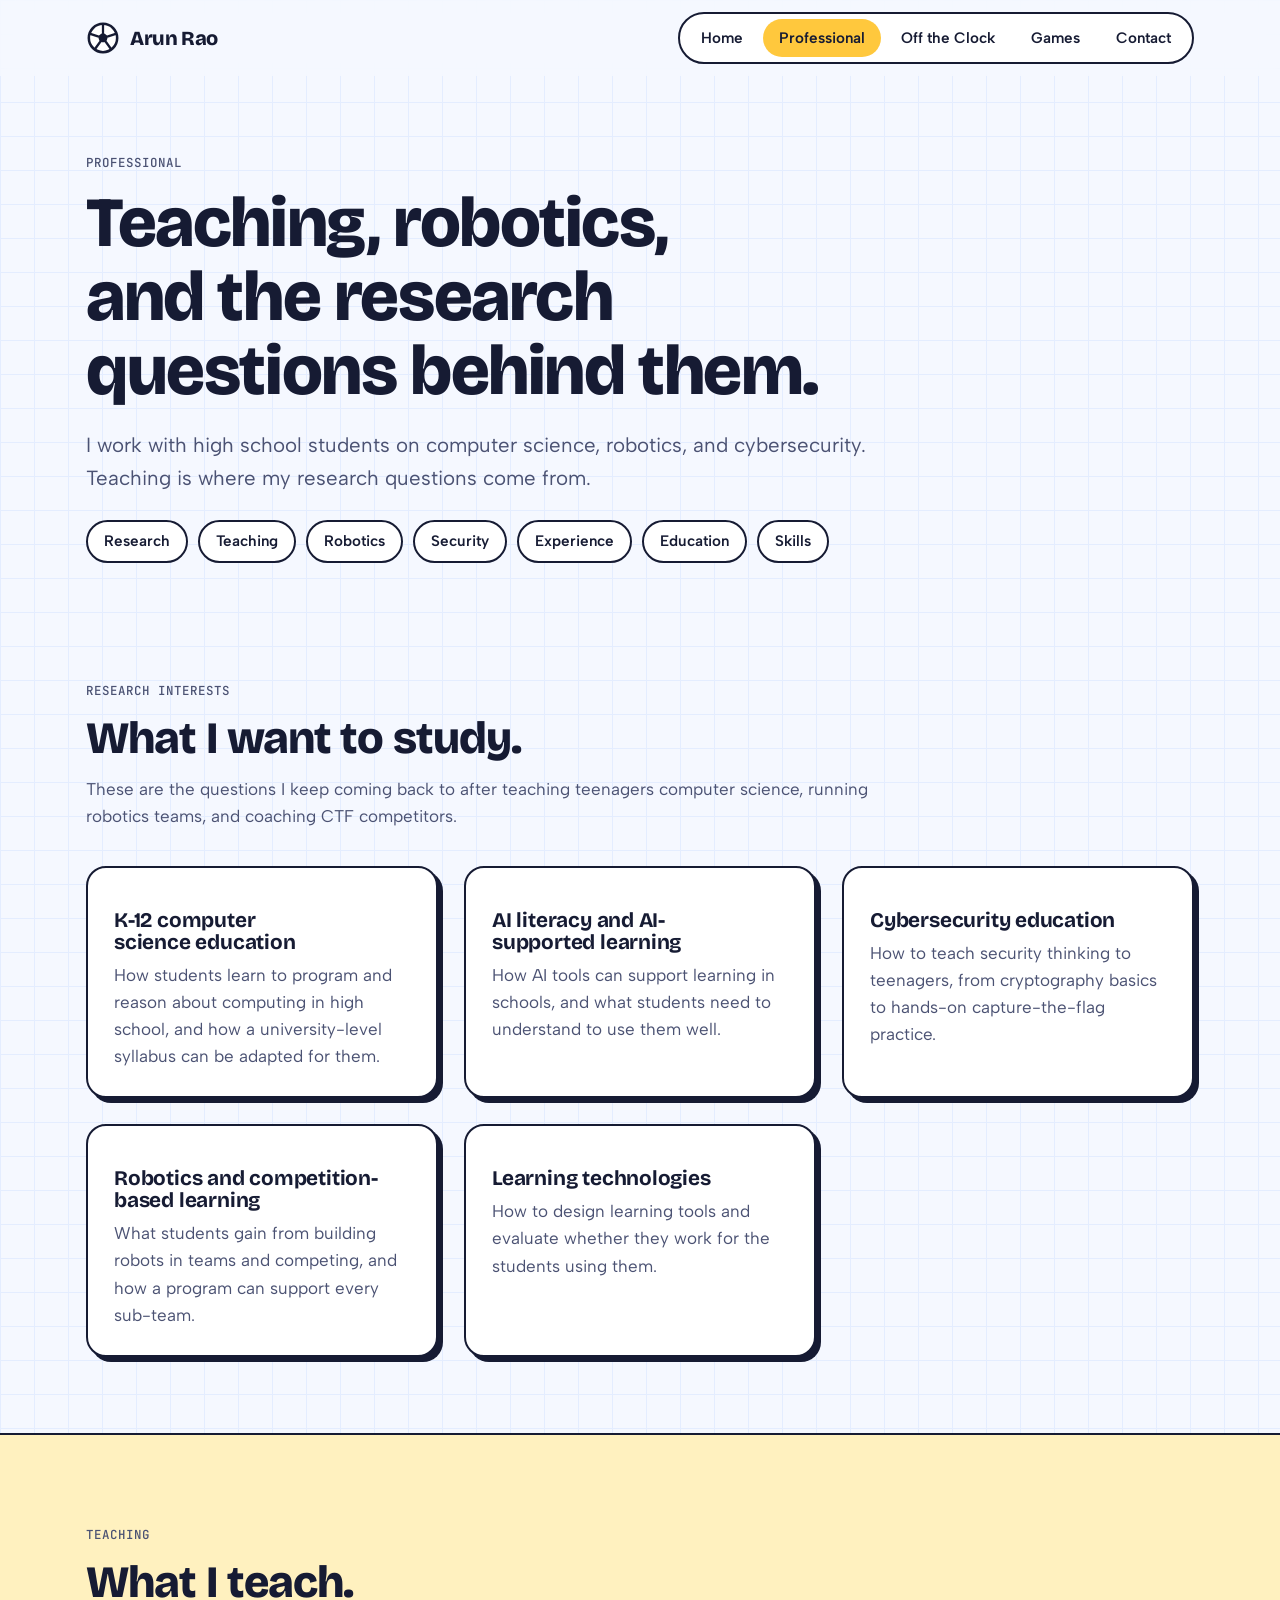
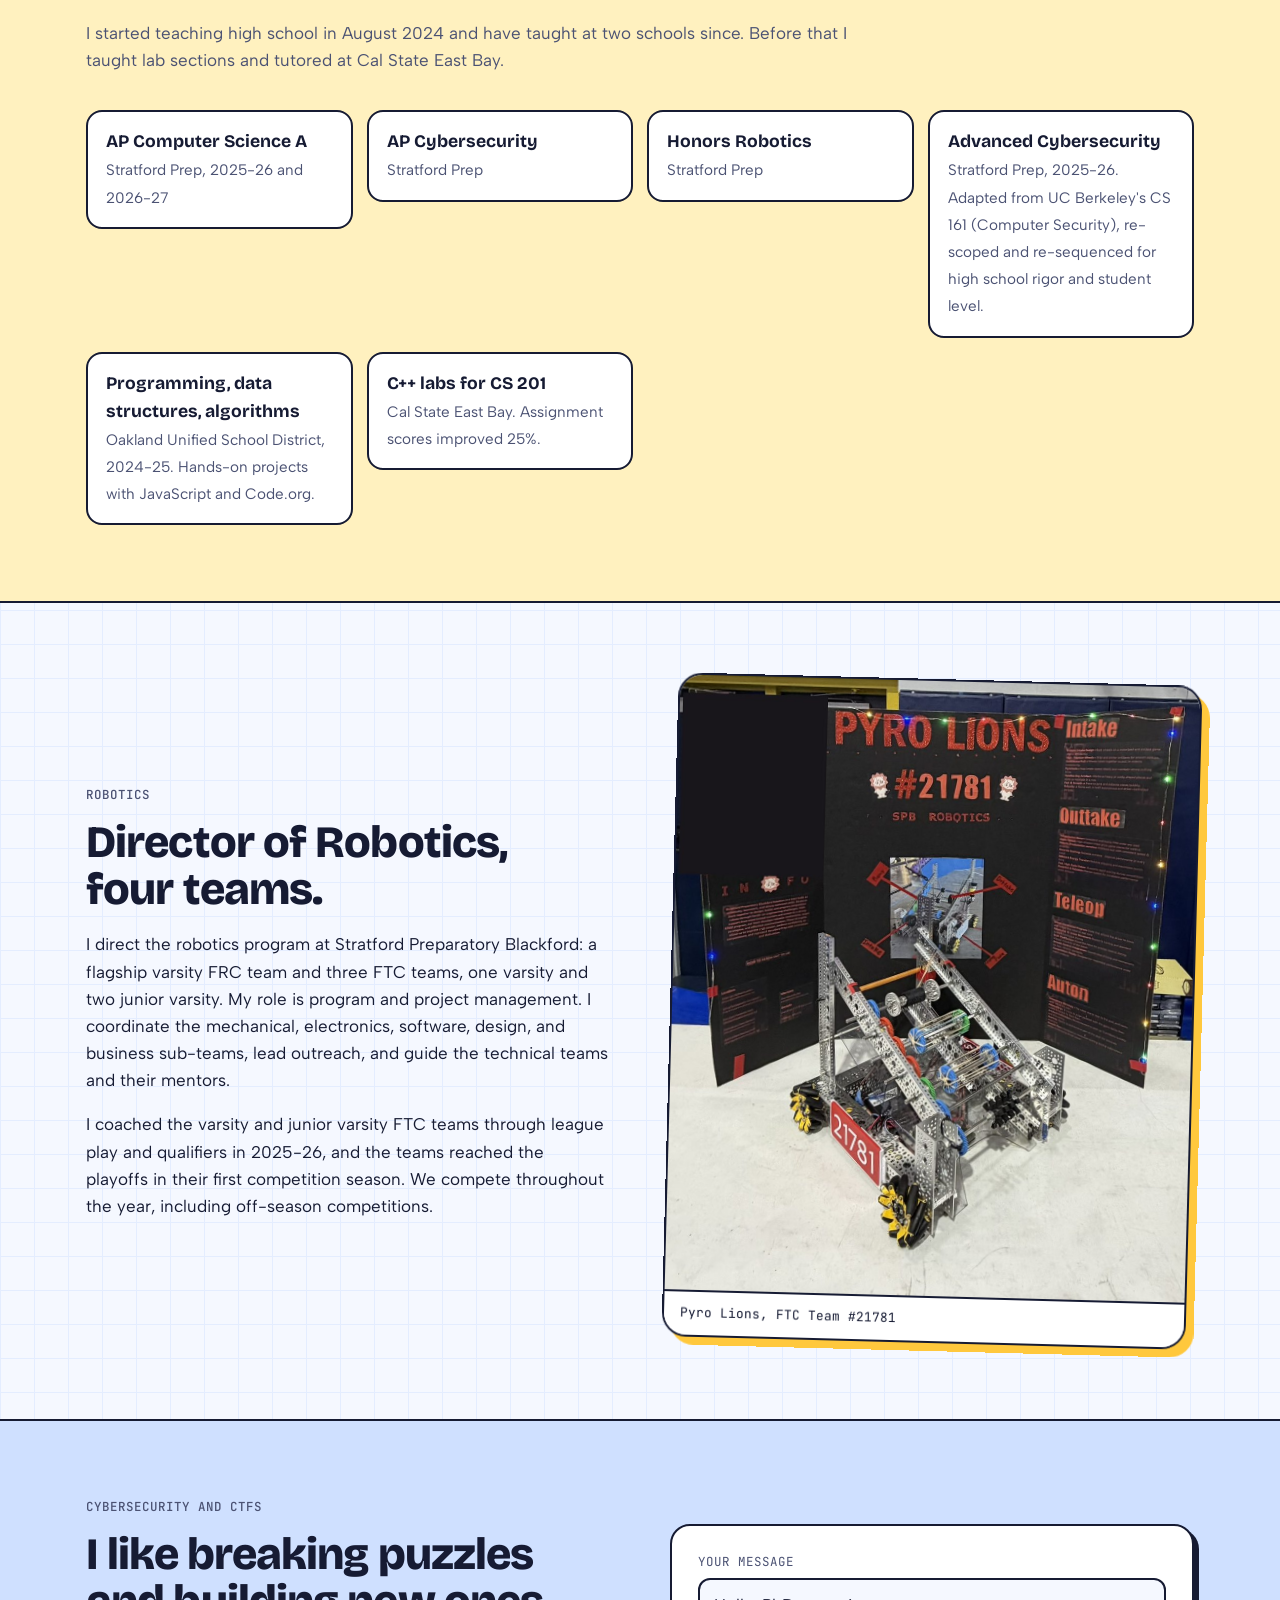
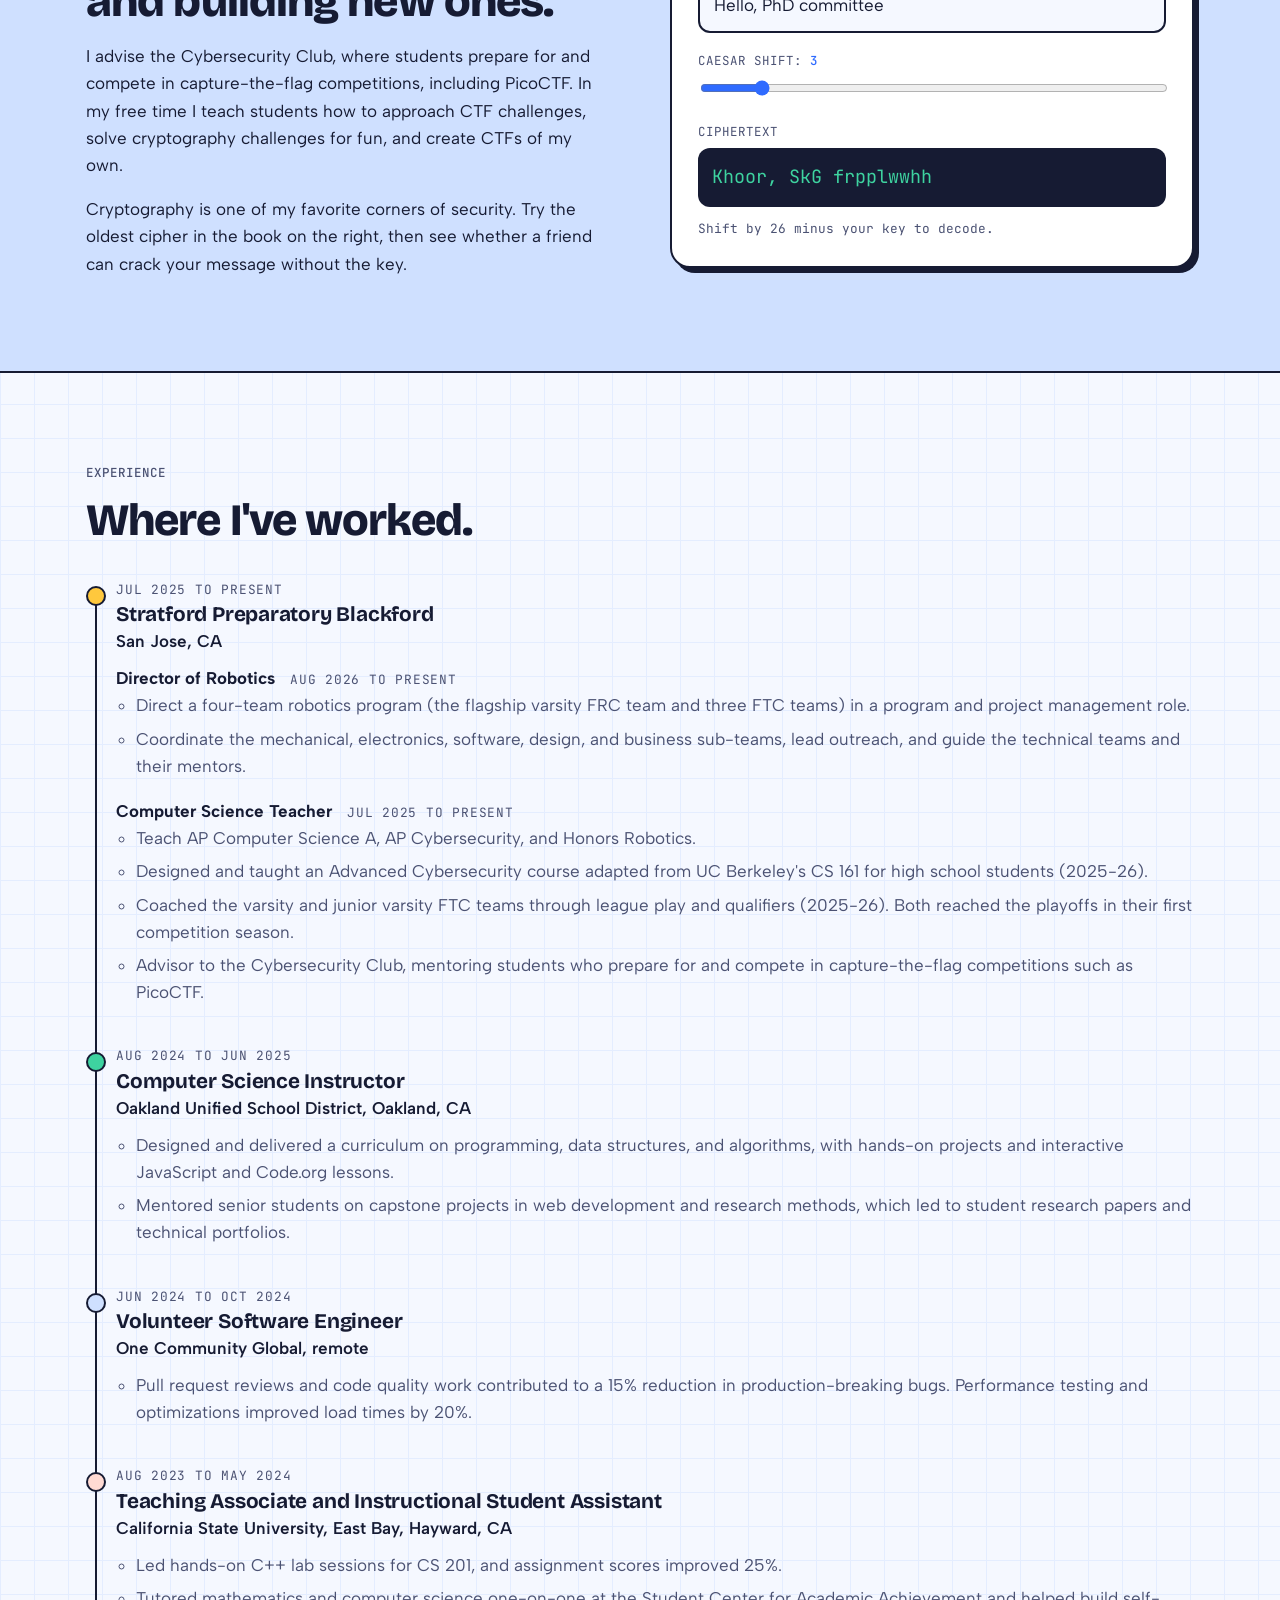
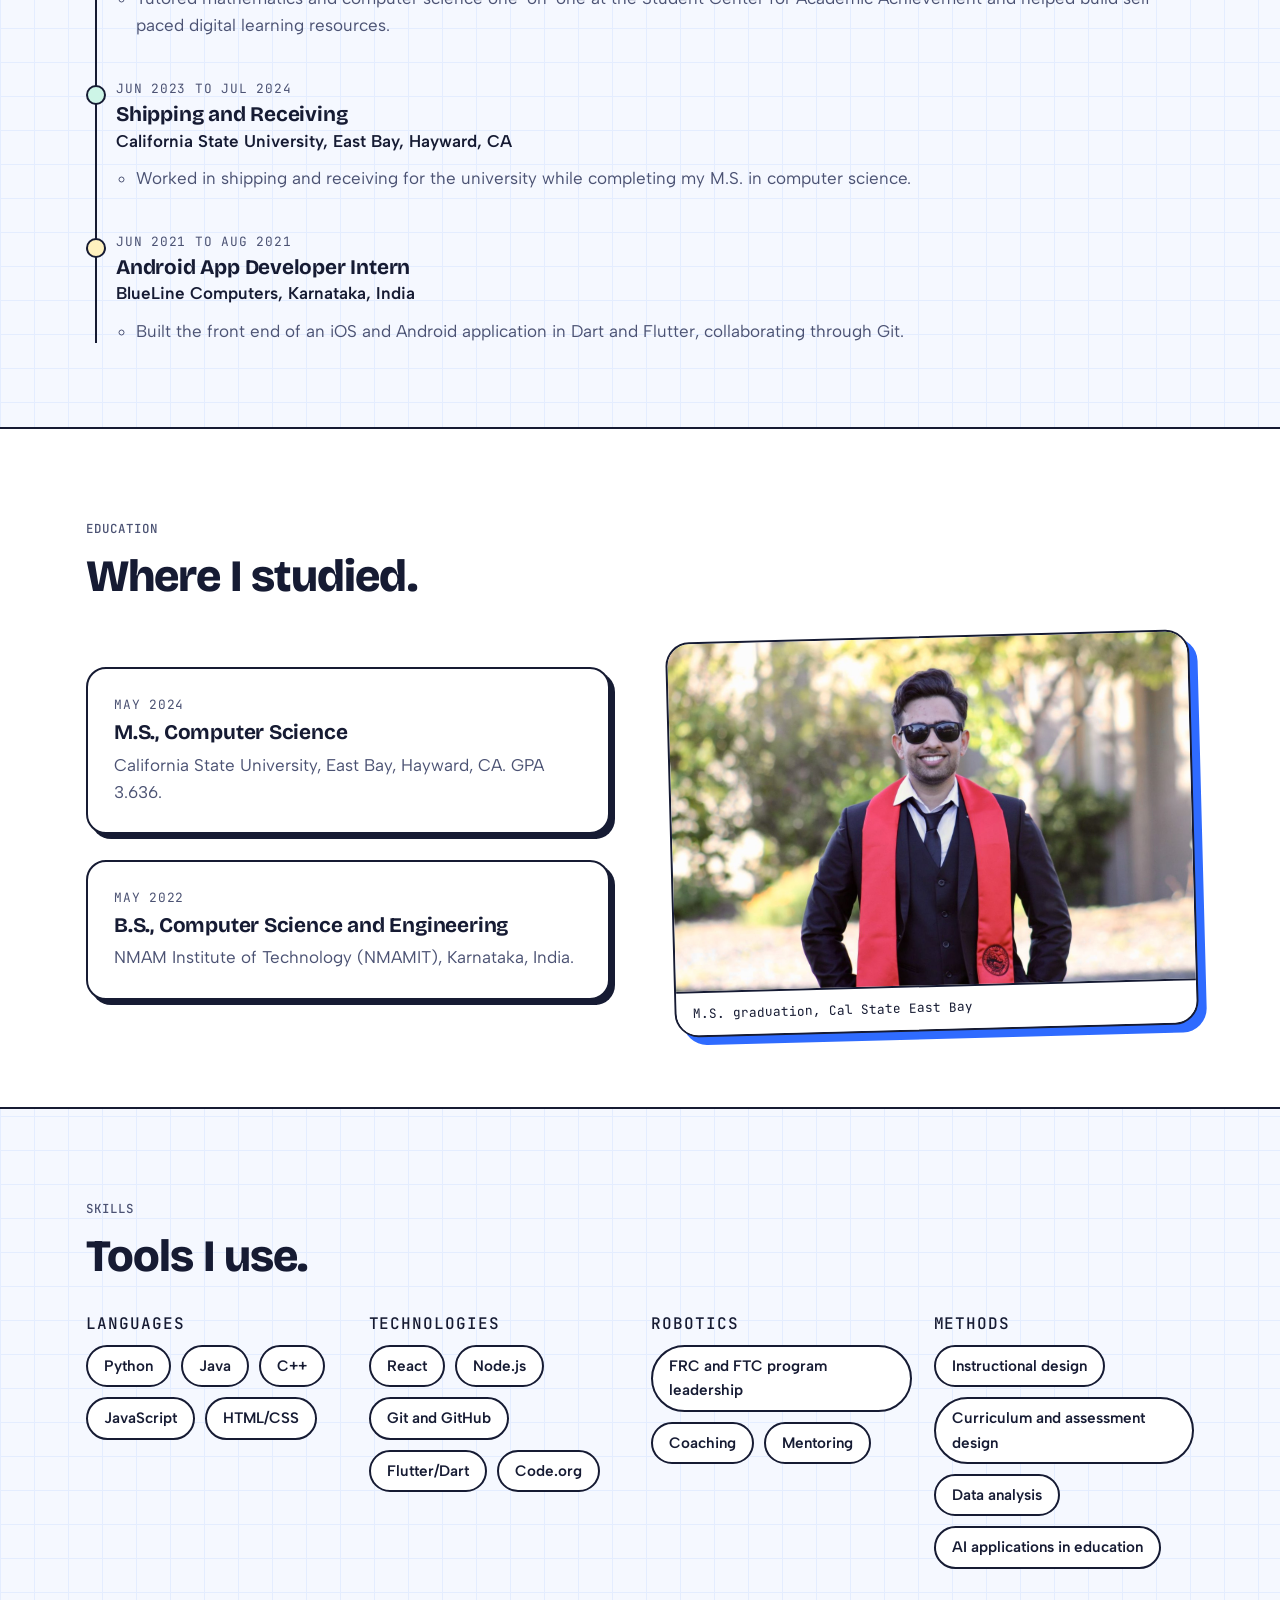
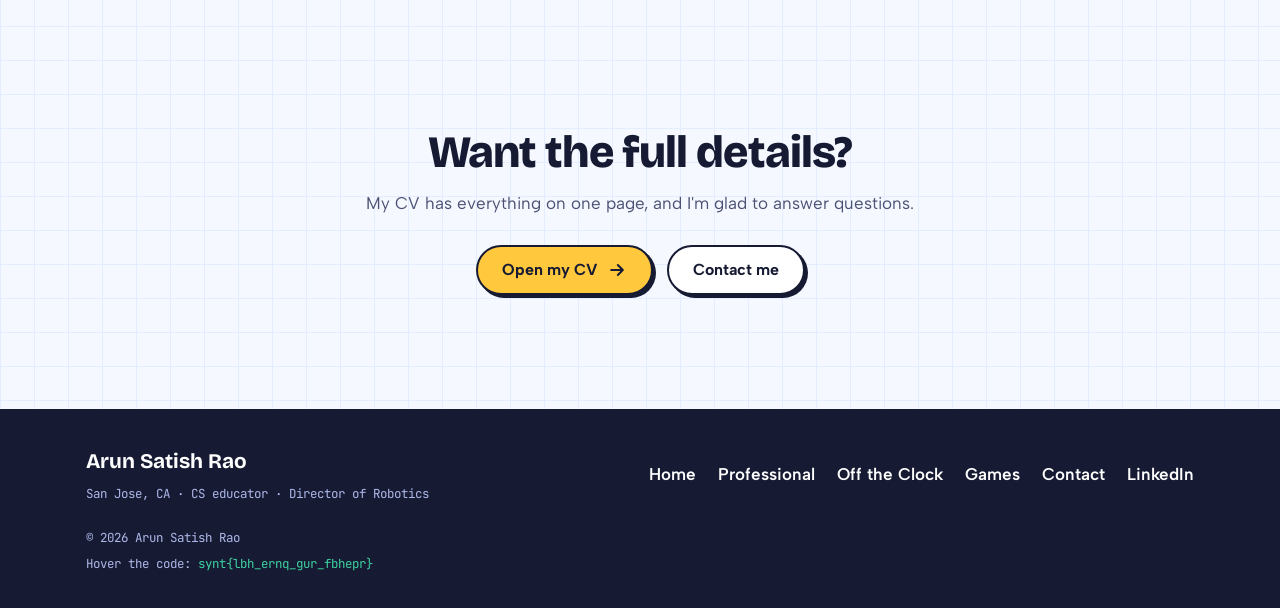
<file: professional.html>
<!doctype html>
<html lang="en">
<head>
<meta charset="utf-8">
<meta name="viewport" content="width=device-width, initial-scale=1, viewport-fit=cover">
<title>Professional | Arun Satish Rao</title>
<meta name="description" content="Teaching, robotics leadership, cybersecurity education, research interests, experience, and CV for Arun Satish Rao.">
<meta name="theme-color" content="#F5F8FF">
<meta property="og:type" content="website">
<meta property="og:title" content="Professional | Arun Satish Rao">
<meta property="og:description" content="Teaching, robotics leadership, cybersecurity education, research interests, experience, and CV for Arun Satish Rao.">
<meta property="og:image" content="https://arunsrao.netlify.app/assets/img/pro/headshot.jpg">
<link rel="icon" href="assets/favicon.svg" type="image/svg+xml">
<link rel="preconnect" href="https://fonts.googleapis.com">
<link rel="preconnect" href="https://fonts.gstatic.com" crossorigin>
<link rel="stylesheet" href="https://fonts.googleapis.com/css2?family=Albert+Sans:wght@400;500;600;700&family=Bricolage+Grotesque:opsz,wght@12..96,600;12..96,700;12..96,800&family=JetBrains+Mono:wght@500&display=swap">
<link rel="stylesheet" href="assets/css/styles.css">
</head>
<body data-page="professional">
<svg width="0" height="0" style="position:absolute" aria-hidden="true" focusable="false"><defs>
<symbol id="i-ball" viewBox="0 0 24 24"><circle cx="12" cy="12" r="10" fill="#fff" stroke="#161B33" stroke-width="1.8"/><path d="M12 8.2l3.6 2.6-1.4 4.2H9.8L8.4 10.8z" fill="#161B33"/><path d="M12 8.2V2.5M15.6 10.8l5.4-1.7M14.2 15l3.3 4.6M9.8 15l-3.3 4.6M8.4 10.8 3 9.1" stroke="#161B33" stroke-width="1.6" fill="none" stroke-linecap="round"/></symbol>
<symbol id="i-arrow" viewBox="0 0 24 24"><path d="M5 12h14M13 6l6 6-6 6" fill="none" stroke="currentColor" stroke-width="2.4" stroke-linecap="round" stroke-linejoin="round"/></symbol>
<symbol id="i-mail" viewBox="0 0 24 24"><rect x="3" y="5" width="18" height="14" rx="3" fill="none" stroke="#161B33" stroke-width="2"/><path d="m4 8 8 6 8-6" fill="none" stroke="#161B33" stroke-width="2" stroke-linecap="round" stroke-linejoin="round"/></symbol>
<symbol id="i-in" viewBox="0 0 24 24"><rect x="3" y="3" width="18" height="18" rx="4" fill="none" stroke="#161B33" stroke-width="2"/><path d="M8 11v6M8 7.6v.1M12 17v-6M12 13.2c0-1.4 1-2.2 2.3-2.2s2.2.8 2.2 2.3V17" fill="none" stroke="#161B33" stroke-width="2" stroke-linecap="round"/></symbol>
<symbol id="i-pin" viewBox="0 0 24 24"><path d="M12 21s7-6.2 7-11.5A7 7 0 0 0 5 9.5C5 14.8 12 21 12 21z" fill="none" stroke="#161B33" stroke-width="2" stroke-linejoin="round"/><circle cx="12" cy="9.5" r="2.5" fill="none" stroke="#161B33" stroke-width="2"/></symbol>
<symbol id="i-book" viewBox="0 0 24 24"><path d="M4 5.5A2.5 2.5 0 0 1 6.5 3H20v15H6.5A2.5 2.5 0 0 0 4 20.5z M4 20.5A2.5 2.5 0 0 0 6.5 23H20" fill="none" stroke="#161B33" stroke-width="2" stroke-linejoin="round" stroke-linecap="round"/></symbol>
<symbol id="i-bot" viewBox="0 0 24 24"><rect x="4" y="8" width="16" height="12" rx="3" fill="none" stroke="#161B33" stroke-width="2"/><path d="M12 8V4M9 4h6" stroke="#161B33" stroke-width="2" stroke-linecap="round"/><circle cx="9" cy="13.5" r="1.4" fill="#161B33"/><circle cx="15" cy="13.5" r="1.4" fill="#161B33"/><path d="M9.5 17h5" stroke="#161B33" stroke-width="2" stroke-linecap="round"/></symbol>
<symbol id="i-shield" viewBox="0 0 24 24"><path d="M12 3l8 3v6c0 4.5-3.2 8-8 9-4.8-1-8-4.5-8-9V6z" fill="none" stroke="#161B33" stroke-width="2" stroke-linejoin="round"/><path d="m8.5 12 2.5 2.5 4.5-5" fill="none" stroke="#161B33" stroke-width="2" stroke-linecap="round" stroke-linejoin="round"/></symbol>
<symbol id="i-mountain" viewBox="0 0 64 64"><path d="M4 54 24 20l9 14 7-9 20 29z" fill="#fff" stroke="#161B33" stroke-width="3" stroke-linejoin="round"/><path d="m24 20 5 8-5-2-4 3z" fill="#161B33"/><circle cx="48" cy="14" r="5" fill="#FFC83D" stroke="#161B33" stroke-width="3"/></symbol>
<symbol id="i-pad" viewBox="0 0 64 64"><path d="M18 20h28a12 12 0 0 1 12 12v8a7 7 0 0 1-12 5l-5-6H23l-5 6a7 7 0 0 1-12-5v-8a12 12 0 0 1 12-12z" fill="#fff" stroke="#161B33" stroke-width="3" stroke-linejoin="round"/><path d="M21 28v10M16 33h10" stroke="#161B33" stroke-width="3" stroke-linecap="round"/><circle cx="43" cy="28" r="2.4" fill="#3ED3A0" stroke="#161B33" stroke-width="1.5"/><circle cx="49" cy="33" r="2.4" fill="#FF6F59" stroke="#161B33" stroke-width="1.5"/><circle cx="43" cy="38" r="2.4" fill="#6AA0FF" stroke="#161B33" stroke-width="1.5"/><circle cx="37" cy="33" r="2.4" fill="#FF8FC7" stroke="#161B33" stroke-width="1.5"/></symbol>
<symbol id="i-ball-big" viewBox="0 0 64 64"><circle cx="32" cy="32" r="26" fill="#fff" stroke="#161B33" stroke-width="3"/><path d="M32 21l9.5 7-3.6 11H26.100L22.500 28z" fill="#161B33"/><path d="M32 21V6M41.500 28l14.500-4.500M37.900 39l8.500 12M26.100 39 17.600 51M22.500 28 8 23.500" stroke="#161B33" stroke-width="3" fill="none" stroke-linecap="round"/></symbol>
</defs></svg>
<a class="skip" href="#main">Skip to content</a>
<header class="site-header"><div class="wrap nav">
<a class="logo" href="index.html" aria-label="Arun Rao, home"><svg viewBox="0 0 24 24" aria-hidden="true"><use href="#i-ball"/></svg><span>Arun Rao</span></a>
<button class="menu-btn" type="button" aria-expanded="false" aria-controls="menu">Menu</button>
<ul class="nav-links" id="menu"><li><a href="index.html">Home</a></li><li><a href="professional.html" aria-current="page">Professional</a></li><li><a href="life.html">Off the Clock</a></li><li><a href="games.html">Games</a></li><li><a href="contact.html">Contact</a></li></ul></div></header>
<main id="main">
<section class="wrap page-hero">
  <p class="eyebrow">Professional</p>
  <h1>Teaching, robotics, and the research questions behind them.</h1>
  <p class="lead">I work with high school students on computer science, robotics, and cybersecurity. Teaching is where my research questions come from.</p>
  <nav class="jump" aria-label="On this page">
    <a class="chip" href="#research">Research</a><a class="chip" href="#teaching">Teaching</a><a class="chip" href="#robotics">Robotics</a><a class="chip" href="#security">Security</a><a class="chip" href="#experience">Experience</a><a class="chip" href="#education">Education</a><a class="chip" href="#skills">Skills</a>
  </nav>
</section>

<section class="section wrap" id="research">
  <div class="section-head reveal">
    <p class="eyebrow">Research interests</p>
    <h2>What I want to study.</h2>
    <p>These are the questions I keep coming back to after teaching teenagers computer science, running robotics teams, and coaching CTF competitors.</p>
  </div>
  <div class="grid">
    <article class="card c-sky reveal"><h3>K-12 computer science education</h3><p>How students learn to program and reason about computing in high school, and how a university-level syllabus can be adapted for them.</p></article>
    <article class="card c-sun reveal"><h3>AI literacy and AI-supported learning</h3><p>How AI tools can support learning in schools, and what students need to understand to use them well.</p></article>
    <article class="card c-mint reveal"><h3>Cybersecurity education</h3><p>How to teach security thinking to teenagers, from cryptography basics to hands-on capture-the-flag practice.</p></article>
    <article class="card c-coral reveal"><h3>Robotics and competition-based learning</h3><p>What students gain from building robots in teams and competing, and how a program can support every sub-team.</p></article>
    <article class="card c-sky reveal"><h3>Learning technologies</h3><p>How to design learning tools and evaluate whether they work for the students using them.</p></article>
  </div>
</section>

<section class="band-sun" id="teaching">
  <div class="wrap section">
    <div class="section-head reveal">
      <p class="eyebrow">Teaching</p>
      <h2>What I teach.</h2>
      <p>I started teaching high school in August 2024 and have taught at two schools since. Before that I taught lab sections and tutored at Cal State East Bay.</p>
    </div>
    <div class="facts reveal">
      <div class="fact"><b>AP Computer Science A</b><span>Stratford Prep, 2025-26 and 2026-27</span></div>
      <div class="fact"><b>AP Cybersecurity</b><span>Stratford Prep</span></div>
      <div class="fact"><b>Honors Robotics</b><span>Stratford Prep</span></div>
      <div class="fact"><b>Advanced Cybersecurity</b><span>Stratford Prep, 2025-26. Adapted from UC Berkeley's CS 161 (Computer Security), re-scoped and re-sequenced for high school rigor and student level.</span></div>
      <div class="fact"><b>Programming, data structures, algorithms</b><span>Oakland Unified School District, 2024-25. Hands-on projects with JavaScript and Code.org.</span></div>
      <div class="fact"><b>C++ labs for CS 201</b><span>Cal State East Bay. Assignment scores improved 25%.</span></div>
    </div>
  </div>
</section>

<section class="section wrap" id="robotics">
  <div class="split">
    <div class="reveal">
      <p class="eyebrow">Robotics</p>
      <h2>Director of Robotics, four teams.</h2>
      <p style="margin-top:18px">I direct the robotics program at Stratford Preparatory Blackford: a flagship varsity FRC team and three FTC teams, one varsity and two junior varsity. My role is program and project management. I coordinate the mechanical, electronics, software, design, and business sub-teams, lead outreach, and guide the technical teams and their mentors.</p>
      <p>I coached the varsity and junior varsity FTC teams through league play and qualifiers in 2025-26, and the teams reached the playoffs in their first competition season. We compete throughout the year, including off-season competitions.</p>
    </div>
    <figure class="photo tilt-r reveal" style="--c: var(--sun)"><img src="assets/img/pro/robot.jpg" width="1014" height="1200" loading="lazy" alt="An FTC robot with mecanum wheels and a red 21781 number plate, sitting in front of the Pyro Lions team display board"><figcaption>Pyro Lions, FTC Team #21781</figcaption></figure>
  </div>
</section>

<section class="band-sky" id="security">
  <div class="wrap section">
    <div class="split">
      <div class="reveal">
        <p class="eyebrow">Cybersecurity and CTFs</p>
        <h2>I like breaking puzzles and building new ones.</h2>
        <p style="margin-top:18px">I advise the Cybersecurity Club, where students prepare for and compete in capture-the-flag competitions, including PicoCTF. In my free time I teach students how to approach CTF challenges, solve cryptography challenges for fun, and create CTFs of my own.</p>
        <p>Cryptography is one of my favorite corners of security. Try the oldest cipher in the book on the right, then see whether a friend can crack your message without the key.</p>
      </div>
      <div class="lab reveal">
        <label for="cipher-in">Your message</label>
        <input type="text" id="cipher-in" value="Hello, PhD committee" autocomplete="off" spellcheck="false">
        <div class="lab-row">
          <div><label for="cipher-shift">Caesar shift: <span class="shift-val" id="cipher-val">3</span></label><input type="range" id="cipher-shift" min="0" max="25" value="3"></div>
          <div><label>Ciphertext</label><div class="cipher-out" id="cipher-out" aria-live="polite"></div></div>
        </div>
        <p class="mono-note">Shift by 26 minus your key to decode.</p>
      </div>
    </div>
  </div>
</section>

<section class="section wrap" id="experience">
  <div class="section-head reveal">
    <p class="eyebrow">Experience</p>
    <h2>Where I've worked.</h2>
  </div>
  <ol class="tl">
    <li class="reveal" style="--c: var(--sun)">
      <p class="tl-meta">Jul 2025 to present</p>
      <h3>Stratford Preparatory Blackford</h3>
      <p class="org">San Jose, CA</p>
      <p style="margin:0"><strong>Director of Robotics</strong> <span class="tl-meta">Aug 2026 to present</span></p>
      <ul>
        <li>Direct a four-team robotics program (the flagship varsity FRC team and three FTC teams) in a program and project management role.</li>
        <li>Coordinate the mechanical, electronics, software, design, and business sub-teams, lead outreach, and guide the technical teams and their mentors.</li>
      </ul>
      <p class="role2" style="margin:18px 0 0"><strong>Computer Science Teacher</strong> <span class="tl-meta">Jul 2025 to present</span></p>
      <ul>
        <li>Teach AP Computer Science A, AP Cybersecurity, and Honors Robotics.</li>
        <li>Designed and taught an Advanced Cybersecurity course adapted from UC Berkeley's CS 161 for high school students (2025-26).</li>
        <li>Coached the varsity and junior varsity FTC teams through league play and qualifiers (2025-26). Both reached the playoffs in their first competition season.</li>
        <li>Advisor to the Cybersecurity Club, mentoring students who prepare for and compete in capture-the-flag competitions such as PicoCTF.</li>
      </ul>
    </li>
    <li class="reveal" style="--c: var(--mint)">
      <p class="tl-meta">Aug 2024 to Jun 2025</p>
      <h3>Computer Science Instructor</h3>
      <p class="org">Oakland Unified School District, Oakland, CA</p>
      <ul>
        <li>Designed and delivered a curriculum on programming, data structures, and algorithms, with hands-on projects and interactive JavaScript and Code.org lessons.</li>
        <li>Mentored senior students on capstone projects in web development and research methods, which led to student research papers and technical portfolios.</li>
      </ul>
    </li>
    <li class="reveal" style="--c: var(--sky)">
      <p class="tl-meta">Jun 2024 to Oct 2024</p>
      <h3>Volunteer Software Engineer</h3>
      <p class="org">One Community Global, remote</p>
      <ul><li>Pull request reviews and code quality work contributed to a 15% reduction in production-breaking bugs. Performance testing and optimizations improved load times by 20%.</li></ul>
    </li>
    <li class="reveal" style="--c: var(--blush)">
      <p class="tl-meta">Aug 2023 to May 2024</p>
      <h3>Teaching Associate and Instructional Student Assistant</h3>
      <p class="org">California State University, East Bay, Hayward, CA</p>
      <ul><li>Led hands-on C++ lab sessions for CS 201, and assignment scores improved 25%.</li>
      <li>Tutored mathematics and computer science one-on-one at the Student Center for Academic Achievement and helped build self-paced digital learning resources.</li></ul>
    </li>
    <li class="reveal" style="--c: var(--seafoam)">
      <p class="tl-meta">Jun 2023 to Jul 2024</p>
      <h3>Shipping and Receiving</h3>
      <p class="org">California State University, East Bay, Hayward, CA</p>
      <ul><li>Worked in shipping and receiving for the university while completing my M.S. in computer science.</li></ul>
    </li>
    <li class="reveal" style="--c: var(--butter)">
      <p class="tl-meta">Jun 2021 to Aug 2021</p>
      <h3>Android App Developer Intern</h3>
      <p class="org">BlueLine Computers, Karnataka, India</p>
      <ul><li>Built the front end of an iOS and Android application in Dart and Flutter, collaborating through Git.</li></ul>
    </li>
  </ol>
</section>

<section class="band" id="education">
  <div class="wrap section">
    <div class="section-head reveal"><p class="eyebrow">Education</p><h2>Where I studied.</h2></div>
    <div class="split">
      <div class="grid" style="grid-template-columns:1fr">
        <article class="card c-sun reveal"><p class="tl-meta" style="margin:0">May 2024</p><h3 style="margin-top:6px">M.S., Computer Science</h3><p>California State University, East Bay, Hayward, CA. GPA 3.636.</p></article>
        <article class="card c-sky reveal"><p class="tl-meta" style="margin:0">May 2022</p><h3 style="margin-top:6px">B.S., Computer Science and Engineering</h3><p>NMAM Institute of Technology (NMAMIT), Karnataka, India.</p></article>
      </div>
      <figure class="photo tilt-l reveal" style="--c: var(--azure)"><img src="assets/img/pro/graduation.jpg" width="1400" height="934" loading="lazy" alt="Arun Rao in a three-piece black suit, sunglasses, and a red California State University East Bay graduation stole"><figcaption>M.S. graduation, Cal State East Bay</figcaption></figure>
    </div>
  </div>
</section>

<section class="section wrap" id="skills">
  <div class="section-head reveal"><p class="eyebrow">Skills</p><h2>Tools I use.</h2></div>
  <div class="skills reveal">
    <div><h3>Languages</h3><ul class="chips"><li class="chip">Python</li><li class="chip">Java</li><li class="chip">C++</li><li class="chip">JavaScript</li><li class="chip">HTML/CSS</li></ul></div>
    <div><h3>Technologies</h3><ul class="chips"><li class="chip">React</li><li class="chip">Node.js</li><li class="chip">Git and GitHub</li><li class="chip">Flutter/Dart</li><li class="chip">Code.org</li></ul></div>
    <div><h3>Robotics</h3><ul class="chips"><li class="chip">FRC and FTC program leadership</li><li class="chip">Coaching</li><li class="chip">Mentoring</li></ul></div>
    <div><h3>Methods</h3><ul class="chips"><li class="chip">Instructional design</li><li class="chip">Curriculum and assessment design</li><li class="chip">Data analysis</li><li class="chip">AI applications in education</li></ul></div>
  </div>
</section>

<section class="wrap cta reveal">
  <h2>Want the full details?</h2>
  <p>My CV has everything on one page, and I'm glad to answer questions.</p>
  <div class="actions">
    <a class="btn" href="assets/files/Arun_Satish_Rao_CV.pdf" target="_blank" rel="noopener">Open my CV <svg aria-hidden="true"><use href="#i-arrow"/></svg></a>
    <a class="btn white" href="contact.html">Contact me</a>
  </div>
</section>

</main>
<footer class="site-footer"><div class="wrap foot">
<div><strong style="font-family:var(--f-display);font-size:1.3rem;color:#fff">Arun Satish Rao</strong><small>San Jose, CA · CS educator · Director of Robotics</small></div>
<nav class="foot-links" aria-label="Footer"><a href="index.html">Home</a><a href="professional.html">Professional</a><a href="life.html">Off the Clock</a><a href="games.html">Games</a><a href="contact.html">Contact</a><a href="https://www.linkedin.com/in/arunsrao/" target="_blank" rel="noopener">LinkedIn</a></nav>
<div><small>&copy; 2026 Arun Satish Rao</small><small>Hover the code: <span class="rot" tabindex="0" data-enc="synt{lbh_ernq_gur_fbhepr}">synt{lbh_ernq_gur_fbhepr}</span></small></div>
</div></footer>
<script src="assets/js/script.js"></script>
</body>
</html>
</file>
<file: assets/css/styles.css>
/* ==========================================================================
   Arun Satish Rao – portfolio
   Layout concept: an engineer's graph-paper notebook. Sticker-style cards,
   chunky buttons that press down on hover, and one light palette throughout.
   ========================================================================== */
:root {
  --paper: #F5F8FF;
  --grid: #E4EDFF;
  --ink: #161B33;
  --ink-soft: #4B5273;
  --card: #FFFFFF;
  --azure: #2F6BFF;
  --sun: #FFC83D;
  --coral: #FF6F59;
  --mint: #3ED3A0;
  --sky: #CFE0FF;
  --butter: #FFF1BF;
  --blush: #FFDAD3;
  --seafoam: #CDF5E7;
  --blue: #004D98;      /* Barça blue */
  --garnet: #A50044;    /* Barça garnet */

  --f-display: 'Bricolage Grotesque', 'Trebuchet MS', system-ui, sans-serif;
  --f-body: 'Albert Sans', system-ui, -apple-system, 'Segoe UI', sans-serif;
  --f-mono: 'JetBrains Mono', ui-monospace, Menlo, Consolas, monospace;

  --r: 20px;
  --line: 2px solid var(--ink);
  --pop: 5px 5px 0 var(--ink);
  --ease: cubic-bezier(.34, 1.56, .64, 1);
  color-scheme: light;
}

*, *::before, *::after { box-sizing: border-box; }
html { scroll-behavior: smooth; }
body {
  margin: 0;
  background-color: var(--paper);
  background-image:
    linear-gradient(var(--grid) 1px, transparent 1px),
    linear-gradient(90deg, var(--grid) 1px, transparent 1px);
  background-size: 34px 34px;
  color: var(--ink);
  font-family: var(--f-body);
  font-size: 17px;
  line-height: 1.6;
  -webkit-font-smoothing: antialiased;
  overflow-x: hidden;
}
body::before {   /* paints the phone status-bar band above the sticky header */
  content: ""; position: fixed; inset: 0 0 auto; height: env(safe-area-inset-top, 0px);
  z-index: 60; background: var(--paper);
}
img { max-width: 100%; display: block; }
a { color: inherit; }
:focus-visible { outline: 3px solid var(--azure); outline-offset: 3px; border-radius: 6px; }
::selection { background: var(--sun); color: var(--ink); }

/* page transitions (supported browsers) */
@view-transition { navigation: auto; }
::view-transition-old(root) { animation: vt-out .18s ease both; }
::view-transition-new(root) { animation: vt-in .32s ease both; }
@keyframes vt-out { to { opacity: 0; transform: translateY(-6px); } }
@keyframes vt-in { from { opacity: 0; transform: translateY(10px); } }

.wrap {
  width: 100%; max-width: 1140px; margin-inline: auto;
  padding-left: max(16px, env(safe-area-inset-left, 0px));
  padding-right: max(16px, env(safe-area-inset-right, 0px));
}
.skip { position: absolute; left: -999px; top: 8px; background: var(--ink); color: #fff; padding: 8px 14px; border-radius: 10px; z-index: 100; }
.skip:focus { left: 16px; }

/* ---------- type ---------- */
h1, h2, h3 { font-family: var(--f-display); line-height: 1.05; letter-spacing: -.02em; margin: 0; text-wrap: balance; }
h1 { font-size: clamp(2.6rem, 6.4vw, 5rem); font-weight: 800; }
h2 { font-size: clamp(1.9rem, 3.8vw, 2.8rem); font-weight: 800; }
h3 { font-size: 1.3rem; font-weight: 700; letter-spacing: -.01em; }
p { margin: 0 0 1em; }
.lead { font-size: clamp(1.1rem, 1.6vw, 1.3rem); max-width: 40em; color: var(--ink-soft); }
.eyebrow { font-family: var(--f-mono); font-size: .78rem; font-weight: 500; letter-spacing: .08em; text-transform: uppercase; color: var(--ink-soft); margin: 0 0 14px; }
.mark { background: linear-gradient(transparent 60%, var(--sun) 60% 92%, transparent 92%); background-size: 100% 100%; padding: 0 .08em; transition: background-size .3s; }
.mark:hover { background-image: linear-gradient(transparent 20%, var(--sun) 20% 92%, transparent 92%); }

/* ---------- header / nav ---------- */
.site-header {
  position: sticky; top: env(safe-area-inset-top, 0px); z-index: 50;
  background: color-mix(in srgb, var(--paper) 86%, transparent);
  backdrop-filter: blur(10px); -webkit-backdrop-filter: blur(10px);
  padding-block: 12px;
}
.nav { display: flex; align-items: center; justify-content: space-between; gap: 12px; }
.logo { display: inline-flex; align-items: center; gap: 10px; text-decoration: none; font-family: var(--f-display); font-weight: 800; font-size: 1.25rem; letter-spacing: -.02em; }
.logo svg { width: 34px; height: 34px; transition: transform .6s var(--ease); }
.logo:hover svg { transform: rotate(360deg) scale(1.1); }
.nav-links { display: flex; gap: 4px; padding: 5px; background: var(--card); border: var(--line); border-radius: 999px; list-style: none; margin: 0; }
.nav-links a {
  display: block; padding: 7px 16px; border-radius: 999px; text-decoration: none;
  font-weight: 600; font-size: .95rem; transition: transform .25s var(--ease), background .2s;
}
.nav-links a:hover { background: var(--sky); transform: translateY(-2px) rotate(-2deg); }
.nav-links a[aria-current="page"] { background: var(--sun); }
.menu-btn { display: none; align-items: center; gap: 8px; font: inherit; font-weight: 700; padding: 8px 16px; background: var(--card); border: var(--line); border-radius: 999px; cursor: pointer; }
@media (max-width: 800px) {
  .menu-btn { display: inline-flex; }
  .nav-links {
    position: absolute; left: max(16px, env(safe-area-inset-left, 0px)); right: max(16px, env(safe-area-inset-right, 0px)); top: calc(100% - 4px);
    flex-direction: column; border-radius: 22px; padding: 8px; box-shadow: var(--pop);
    display: none;
  }
  .nav-links.open { display: flex; animation: rise .25s ease both; }
  .nav-links a { padding: 12px 16px; font-size: 1.05rem; }
}

/* ---------- buttons, chips, stickers ---------- */
.btn {
  --bg: var(--sun);
  display: inline-flex; align-items: center; gap: 9px; text-decoration: none; cursor: pointer;
  font: 700 1rem var(--f-body); color: var(--ink); background: var(--bg);
  padding: 13px 24px; border: var(--line); border-radius: 999px; box-shadow: 3px 3px 0 var(--ink);
  transition: transform .2s var(--ease), box-shadow .2s;
}
.btn:hover { transform: translate(-2px, -3px); box-shadow: 6px 6px 0 var(--ink); }
.btn:active { transform: translate(3px, 3px); box-shadow: 0 0 0 var(--ink); }
.btn svg { width: 20px; height: 20px; transition: transform .25s var(--ease); }
.btn:hover svg { transform: translateX(4px); }
.btn.azure { --bg: var(--azure); color: #fff; }
.btn.white { --bg: var(--card); }
.btn.sm { padding: 8px 16px; font-size: .9rem; }
.actions { display: flex; flex-wrap: wrap; gap: 14px; margin-top: 28px; }

.chip { display: inline-block; padding: 7px 16px; border: var(--line); border-radius: 999px; background: var(--card); font-weight: 600; font-size: .95rem; transition: transform .25s var(--ease), background .2s; }
.chip:hover { transform: translateY(-3px) rotate(-3deg); background: var(--butter); }
.chips { display: flex; flex-wrap: wrap; gap: 10px; list-style: none; padding: 0; margin: 0; }

.sticker {
  position: absolute; font-family: var(--f-mono); font-weight: 500; font-size: .85rem;
  padding: 7px 14px; border: var(--line); border-radius: 12px; background: var(--c, var(--sun)); box-shadow: 3px 3px 0 var(--ink);
  animation: bob 4.5s ease-in-out infinite; animation-delay: var(--d, 0s);
  transition: transform .3s var(--ease);
}
.sticker:hover { animation-play-state: paused; transform: scale(1.18) rotate(var(--rot, -6deg)); }

/* ---------- hero ---------- */
.hero { display: grid; grid-template-columns: 1.15fr .85fr; gap: clamp(28px, 5vw, 64px); align-items: center; padding-block: clamp(28px, 6vw, 72px) clamp(36px, 6vw, 72px); }
.hero { overflow-x: clip; }
.hero > * { min-width: 0; }
.hero-text > * { animation: rise .7s cubic-bezier(.2, .8, .2, 1) both; }
.hero-text > :nth-child(2) { animation-delay: .08s; }
.hero-text > :nth-child(3) { animation-delay: .16s; }
.hero-text > :nth-child(4) { animation-delay: .24s; }
.hero-text > :nth-child(5) { animation-delay: .32s; }
.h1-sub { display: block; margin-top: .18em; font-size: .62em; font-weight: 700; color: var(--azure); }
.role { font-family: var(--f-mono); font-size: .92rem; font-weight: 500; margin: 22px 0 0; min-height: 1.6em; }
.role .scramble { display: inline-block; padding: 4px 12px; background: var(--seafoam); border: var(--line); border-radius: 10px; }
.hero-photo { position: relative; justify-self: center; width: min(100%, 400px); animation: rise .8s .15s cubic-bezier(.2, .8, .2, 1) both; }
.hero-photo::before { content: ""; position: absolute; inset: -6% -10% auto auto; width: 78%; aspect-ratio: 1; border-radius: 50%; background: var(--sun); border: var(--line); z-index: 0; }
.frame { position: relative; z-index: 1; margin: 0; border: var(--line); border-radius: 26px; overflow: hidden; background: var(--card); box-shadow: 8px 8px 0 var(--ink); transform: rotate(2.2deg); transition: transform .5s var(--ease); }
.hero-photo:hover .frame { transform: rotate(0deg) scale(1.02); }
.frame img { width: 100%; height: auto; }
.hero-photo .sticker { z-index: 2; }
.s1 { left: -8%; top: 8%; --c: var(--mint); --rot: -8deg; transform: rotate(-6deg); }
.s2 { right: -6%; top: 52%; --c: var(--coral); color: #fff; --rot: 7deg; --d: -1.2s; }
.s3 { left: -4%; bottom: 8%; --c: var(--sky); --rot: -5deg; --d: -2.4s; }
@media (max-width: 860px) {
  .hero { grid-template-columns: 1fr; }
  .hero-photo { width: min(100%, 340px); margin-bottom: 14px; }
  .hero-photo::before { inset: -6% -4% auto auto; }
  .s1 { left: -2%; } .s2 { right: -2%; } .s3 { left: 0; }
}

/* ---------- sections ---------- */
.section { padding-block: clamp(40px, 6vw, 76px); }
.section-head { max-width: 46em; margin-bottom: 36px; }
.section-head p { color: var(--ink-soft); margin-top: 14px; }
.band { background: var(--card); border-block: var(--line); }
.band-sky { background: var(--sky); border-block: var(--line); }
.band-sun { background: var(--butter); border-block: var(--line); }

.stats { display: grid; grid-template-columns: repeat(3, 1fr); }
.stat { padding: 26px 24px; border-right: var(--line); transition: background .25s; }
.stat:last-child { border-right: 0; }
.stat:hover { background: var(--butter); }
.stat b { display: block; font-family: var(--f-display); font-size: clamp(2.4rem, 5vw, 3.6rem); line-height: 1; font-weight: 800; color: var(--azure); }
.stat span { display: block; margin-top: 8px; color: var(--ink-soft); max-width: 17em; }
@media (max-width: 700px) {
  .stats { grid-template-columns: 1fr; }
  .stat { border-right: 0; border-bottom: var(--line); }
  .stat:last-child { border-bottom: 0; }
}

.grid { display: grid; gap: 26px; grid-template-columns: repeat(auto-fit, minmax(min(100%, 290px), 1fr)); }
.grid > * { min-width: 0; }
.card {
  --c: var(--sky);
  position: relative; background: var(--card); border: var(--line); border-radius: var(--r); padding: 26px;
  box-shadow: var(--pop); transition: transform .35s var(--ease), box-shadow .25s;
}
.card:hover { transform: translate(-3px, -6px) rotate(-.8deg); box-shadow: 9px 11px 0 var(--ink); }
.card h3 { margin: 16px 0 8px; }
.card p { color: var(--ink-soft); margin: 0 0 14px; }
.card p:last-child { margin-bottom: 0; }
.card .tile { width: 56px; height: 56px; display: grid; place-items: center; background: var(--c); border: var(--line); border-radius: 16px; transition: transform .4s var(--ease); }
.card:hover .tile { transform: rotate(-10deg) scale(1.12); }
.tile svg { width: 28px; height: 28px; }
.c-sun { --c: var(--sun); } .c-coral { --c: var(--blush); } .c-mint { --c: var(--seafoam); } .c-sky { --c: var(--sky); }
.more { font-weight: 700; text-decoration: none; display: inline-flex; gap: 6px; align-items: center; }
.more svg { width: 18px; height: 18px; transition: transform .25s var(--ease); }
.more:hover svg { transform: translateX(5px); }
.more:hover { text-decoration: underline; text-decoration-thickness: 2px; text-underline-offset: 4px; }

.split { display: grid; grid-template-columns: 1fr 1fr; gap: clamp(26px, 5vw, 60px); align-items: center; }
.split > * { min-width: 0; }
.split.flip > :first-child { order: 2; }
@media (max-width: 800px) { .split { grid-template-columns: 1fr; } .split.flip > :first-child { order: 0; } }

.photo { margin: 0; border: var(--line); border-radius: 24px; overflow: hidden; background: var(--card); box-shadow: 8px 8px 0 var(--c, var(--ink)); transition: transform .45s var(--ease), box-shadow .3s; }
.photo:hover { transform: rotate(-1.2deg) scale(1.015); }
.photo img { width: 100%; height: auto; }
.photo figcaption { padding: 11px 16px; border-top: var(--line); font-family: var(--f-mono); font-size: .8rem; background: var(--card); }
.tilt-r { transform: rotate(1.5deg); } .tilt-l { transform: rotate(-1.5deg); }
.photo.tilt-r:hover, .photo.tilt-l:hover { transform: rotate(0) scale(1.015); }

/* links to other pages */
.tiles { display: grid; gap: 26px; grid-template-columns: repeat(2, 1fr); }
.tile-link { display: flex; flex-direction: column; justify-content: space-between; min-height: 230px; padding: 28px; text-decoration: none; border: var(--line); border-radius: 26px; box-shadow: var(--pop); background: var(--bg); transition: transform .35s var(--ease), box-shadow .25s; }
.tile-link:hover { transform: translate(-3px, -6px) rotate(-1deg); box-shadow: 10px 12px 0 var(--ink); }
.tile-link svg.big { width: 64px; height: 64px; transition: transform .5s var(--ease); }
.tile-link:hover svg.big { transform: rotate(-12deg) scale(1.15); }
.tile-link h3 { font-size: 1.9rem; }
.tile-link p { margin: 6px 0 0; max-width: 24em; }
@media (max-width: 700px) { .tiles { grid-template-columns: 1fr; } }

.cta { text-align: center; padding-block: clamp(44px, 7vw, 84px); }
.cta h2 { max-width: 14em; margin-inline: auto; }
.cta .actions { justify-content: center; }
.cta p { color: var(--ink-soft); max-width: 34em; margin: 14px auto 0; }

/* ---------- inner page hero ---------- */
.page-hero { padding-block: clamp(36px, 6vw, 80px) clamp(12px, 3vw, 28px); position: relative; }
.page-hero h1 { font-size: clamp(2.5rem, 6vw, 4.4rem); max-width: 14em; }
.page-hero .lead { margin-top: 20px; }
.page-hero > * { animation: rise .7s cubic-bezier(.2, .8, .2, 1) both; }
.page-hero > :nth-child(2) { animation-delay: .08s; } .page-hero > :nth-child(3) { animation-delay: .16s; } .page-hero > :nth-child(4) { animation-delay: .24s; }
.jump { display: flex; flex-wrap: wrap; gap: 10px; margin-top: 26px; }
.jump a { text-decoration: none; }

/* ---------- timeline ---------- */
.tl { list-style: none; margin: 0; padding: 0 0 0 30px; position: relative; display: grid; gap: 34px; }
.tl::before { content: ""; position: absolute; left: 9px; top: 8px; bottom: 8px; width: 2px; background: var(--ink); }
.tl > li { position: relative; }
.tl > li::before { content: ""; position: absolute; left: -30px; top: 6px; width: 20px; height: 20px; border-radius: 50%; background: var(--c, var(--sun)); border: var(--line); transition: transform .35s var(--ease); }
.tl > li:hover::before { transform: scale(1.35); }
.tl-meta { font-family: var(--f-mono); font-size: .8rem; color: var(--ink-soft); text-transform: uppercase; letter-spacing: .06em; margin: 0 0 4px; }
.tl h3 { margin-bottom: 2px; }
.tl .org { font-weight: 600; margin: 0 0 10px; }
.tl ul, .bullets { margin: 0; padding-left: 1.2em; color: var(--ink-soft); }
.tl li li, .bullets li { margin-bottom: 6px; }
.tl .role2 { margin-top: 18px; }
.tl strong + .tl-meta { display: inline; margin-left: 10px; }

.facts { align-items: start; display: grid; gap: 14px; grid-template-columns: repeat(auto-fit, minmax(min(100%, 230px), 1fr)); }
.fact { background: var(--card); border: var(--line); border-radius: 16px; padding: 16px 18px; transition: transform .3s var(--ease), background .2s; }
.fact:hover { transform: translateY(-4px) rotate(-1deg); background: var(--butter); }
.fact b { display: block; font-family: var(--f-display); font-size: 1.1rem; }
.fact span { color: var(--ink-soft); font-size: .95rem; }

.skills { display: grid; gap: 22px; grid-template-columns: repeat(auto-fit, minmax(min(100%, 240px), 1fr)); }
.skills h3 { font-size: 1rem; font-family: var(--f-mono); text-transform: uppercase; letter-spacing: .06em; margin-bottom: 12px; font-weight: 500; }

/* ---------- caesar widget ---------- */
.lab { background: var(--card); border: var(--line); border-radius: var(--r); box-shadow: var(--pop); padding: 26px; }
.lab label { display: block; font-family: var(--f-mono); font-size: .78rem; text-transform: uppercase; letter-spacing: .08em; margin-bottom: 6px; color: var(--ink-soft); }
.lab input[type=text], .field input, .field textarea {
  width: 100%; font: inherit; padding: 12px 14px; background: var(--paper); color: var(--ink);
  border: var(--line); border-radius: 12px; transition: box-shadow .2s, transform .2s;
}
.lab input[type=text]:focus, .field input:focus, .field textarea:focus { outline: none; box-shadow: 4px 4px 0 var(--azure); transform: translate(-1px, -1px); }
.lab input[type=range] { width: 100%; accent-color: var(--azure); }
.lab-row { display: grid; gap: 18px; margin-top: 18px; }
.cipher-out { font-family: var(--f-mono); font-size: 1.15rem; word-break: break-word; padding: 14px; background: var(--ink); color: var(--mint); border-radius: 12px; min-height: 3.2em; }
.shift-val { font-family: var(--f-mono); font-weight: 500; color: var(--azure); }
.mono-note { font-family: var(--f-mono); font-size: .8rem; color: var(--ink-soft); margin: 12px 0 0; }

/* ---------- gallery ---------- */
.filters { display: flex; flex-wrap: wrap; gap: 10px; margin-bottom: 28px; }
.filters button { font: 600 .95rem var(--f-body); padding: 8px 18px; border: var(--line); border-radius: 999px; background: var(--card); cursor: pointer; transition: transform .25s var(--ease), background .2s; }
.filters button:hover { transform: translateY(-3px) rotate(-2deg); }
.filters button[aria-pressed="true"] { background: var(--sun); }
.wall { columns: 3 260px; column-gap: 22px; }
.shot { display: block; width: 100%; margin: 0 0 22px; padding: 0; break-inside: avoid; position: relative; border: var(--line); border-radius: 20px; overflow: hidden; cursor: zoom-in; background: var(--card); box-shadow: 5px 5px 0 var(--ink); transition: transform .4s var(--ease), box-shadow .25s; }
.shot:hover { transform: translate(-2px, -5px) rotate(-1deg); box-shadow: 8px 10px 0 var(--azure); }
.shot img { width: 100%; height: auto; transition: transform .6s ease; }
.shot:hover img { transform: scale(1.05); }
.shot span { position: absolute; inset: auto 0 0 0; padding: 26px 14px 10px; font: 500 .78rem var(--f-mono); color: #fff; text-align: left; background: linear-gradient(transparent, rgba(22, 27, 51, .82)); transform: translateY(100%); transition: transform .3s ease; }
.shot:hover span, .shot:focus-visible span { transform: none; }
.shot[hidden] { display: none; }
.lightbox { position: fixed; inset: 0; z-index: 200; display: none; align-items: center; justify-content: center; flex-direction: column; gap: 14px; padding: 20px max(16px, env(safe-area-inset-right, 0px)); background: rgba(22, 27, 51, .9); }
.lightbox.open { display: flex; animation: fade .2s ease both; }
.lightbox img { max-height: 78vh; max-width: min(94vw, 900px); width: auto; border: 3px solid #fff; border-radius: 16px; animation: pop .35s var(--ease) both; }
.lightbox p { color: #fff; font-family: var(--f-mono); font-size: .85rem; margin: 0; text-align: center; }
.lb-btn { position: absolute; width: 48px; height: 48px; border-radius: 50%; border: var(--line); background: var(--sun); font: 800 1.3rem var(--f-body); cursor: pointer; display: grid; place-items: center; transition: transform .25s var(--ease); }
.lb-btn:hover { transform: scale(1.15); }
.lb-close { top: calc(16px + env(safe-area-inset-top, 0px)); right: max(16px, env(safe-area-inset-right, 0px)); }
.lb-prev { left: max(12px, env(safe-area-inset-left, 0px)); top: 50%; margin-top: -24px; }
.lb-next { right: max(12px, env(safe-area-inset-right, 0px)); top: 50%; margin-top: -24px; }
@media (max-width: 700px) { .lb-prev, .lb-next { top: auto; bottom: 22px; margin-top: 0; } .lb-prev { left: 24%; } .lb-next { right: 24%; } }

/* ---------- soccer band ---------- */
.fcb { background: linear-gradient(90deg, var(--blue) 0 50%, var(--garnet) 50% 100%); color: #fff; border-block: var(--line); }
.fcb .eyebrow { color: #fff; opacity: .85; }
.fcb .lead { color: #fff; opacity: .92; }
.fcb .photo { box-shadow: 8px 8px 0 var(--sun); }
.fcb .photo figcaption { color: var(--ink); }
.fcb .chip { color: var(--ink); }
.photo.portrait { max-width: 420px; justify-self: center; width: 100%; }
.fcb-grid { background: linear-gradient(90deg, var(--blue) 0 50%, var(--garnet) 50% 100%); }
@media (max-width: 800px) { .fcb { background: linear-gradient(180deg, var(--blue) 0 50%, var(--garnet) 50% 100%); } }

/* ---------- games ---------- */
.arcade { background: var(--ink); color: #fff; border: var(--line); border-radius: 28px; box-shadow: 8px 8px 0 var(--coral); padding: clamp(18px, 4vw, 34px); display: grid; gap: 22px; grid-template-columns: 1.1fr .9fr; align-items: center; }
.arcade > * { min-width: 0; }
@media (max-width: 800px) { .arcade { grid-template-columns: 1fr; } }
.screen { background: #0E1226; border: 2px solid #3A4170; border-radius: 18px; min-height: 250px; display: grid; place-items: center; text-align: center; padding: 20px; position: relative; }
.screen .msg { font-family: var(--f-mono); color: var(--mint); margin: 0; max-width: 24em; }
.prompt-sym { width: 110px; height: 110px; animation: pop .25s var(--ease) both; }
.hud { display: flex; justify-content: space-between; gap: 10px; font-family: var(--f-mono); font-size: .85rem; position: absolute; inset: 12px 16px auto; color: #AEB8E8; }
.pad { display: grid; grid-template-columns: repeat(3, 76px); grid-template-rows: repeat(3, 76px); gap: 10px; justify-content: center; }
.pad button { border: 2px solid #fff; border-radius: 50%; background: #222850; color: #fff; cursor: pointer; display: grid; place-items: center; transition: transform .15s var(--ease), background .15s; }
.pad button:hover { background: #333B72; transform: scale(1.08); }
.pad button:active, .pad button.hit { transform: scale(.88); }
.pad button svg { width: 34px; height: 34px; }
.pad .up { grid-area: 1 / 2; } .pad .left { grid-area: 2 / 1; } .pad .right { grid-area: 2 / 3; } .pad .down { grid-area: 3 / 2; }
.pad .mid { grid-area: 2 / 2; border: 0; background: none; pointer-events: none; }
.shake { animation: shake .3s linear; }
.arcade-ctl { display: flex; align-items: center; gap: 14px; flex-wrap: wrap; margin-top: 8px; }
.arcade-ctl .mono-note { color: #AEB8E8; margin: 0; }
.locked { position: relative; overflow: hidden; }
.locked .tile { filter: grayscale(.4); }
.locked .tag { display: inline-block; font-family: var(--f-mono); font-size: .75rem; background: var(--ink); color: var(--sun); padding: 4px 10px; border-radius: 8px; margin-top: 4px; }

/* ---------- contact ---------- */
.contact-grid { display: grid; gap: 30px; grid-template-columns: .9fr 1.1fr; align-items: start; }
.contact-grid > * { min-width: 0; }
@media (max-width: 860px) { .contact-grid { grid-template-columns: 1fr; } }
.channels { display: grid; gap: 18px; }
.channel { display: flex; gap: 16px; align-items: center; padding: 18px 20px; background: var(--card); border: var(--line); border-radius: 18px; box-shadow: 4px 4px 0 var(--ink); text-decoration: none; transition: transform .3s var(--ease), box-shadow .2s; }
a.channel:hover, .channel:hover { transform: translate(-2px, -4px); box-shadow: 7px 9px 0 var(--ink); }
.channel .tile { flex: none; width: 50px; height: 50px; display: grid; place-items: center; border: var(--line); border-radius: 14px; background: var(--c, var(--sky)); }
.channel .tile svg { width: 24px; height: 24px; }
.channel div { min-width: 0; }
.channel small { display: block; font-family: var(--f-mono); font-size: .72rem; text-transform: uppercase; letter-spacing: .08em; color: var(--ink-soft); }
.channel strong { display: block; overflow-wrap: anywhere; }
.copy { margin-left: auto; flex: none; font: 600 .85rem var(--f-body); padding: 7px 14px; border: var(--line); border-radius: 999px; background: var(--paper); cursor: pointer; transition: transform .2s var(--ease), background .2s; }
.copy:hover { background: var(--sun); transform: scale(1.06); }
.form-card { background: var(--card); border: var(--line); border-radius: 26px; box-shadow: 8px 8px 0 var(--azure); padding: clamp(20px, 4vw, 34px); }
.field { margin-bottom: 18px; }
.field label { display: block; font-weight: 700; margin-bottom: 6px; }
.field textarea { min-height: 150px; resize: vertical; }
.hp { position: absolute; left: -9999px; }
.status { margin: 16px 0 0; padding: 12px 16px; border: var(--line); border-radius: 12px; font-weight: 600; display: none; }
.status.show { display: block; animation: rise .3s ease both; }
.status.ok { background: var(--seafoam); } .status.warn { background: var(--butter); } .status.err { background: var(--blush); }

/* ---------- footer ---------- */
.site-footer { border-top: var(--line); background: var(--ink); color: #DCE3FF; margin-top: 30px; }
.foot { display: flex; flex-wrap: wrap; gap: 18px 40px; justify-content: space-between; align-items: center; padding-block: 34px; }
.foot a { color: #fff; text-decoration: none; font-weight: 600; }
.foot a:hover { color: var(--sun); text-decoration: underline; text-underline-offset: 4px; }
.foot-links { display: flex; flex-wrap: wrap; gap: 8px 22px; }
.foot small { font-family: var(--f-mono); font-size: .78rem; color: #AEB8E8; display: block; margin-top: 6px; }
.rot { font-family: var(--f-mono); font-size: .78rem; color: var(--mint); cursor: help; }

/* ---------- motion ---------- */
@keyframes rise { from { opacity: 0; transform: translateY(22px); } }
@keyframes slide { from { transform: translateY(26px); } }
@keyframes fade { from { opacity: 0; } }
@keyframes pop { from { opacity: 0; transform: scale(.7); } }
@keyframes bob { 0%, 100% { translate: 0 0; } 50% { translate: 0 -9px; } }
@keyframes shake { 20%, 60% { translate: -7px 0; } 40%, 80% { translate: 7px 0; } }
/* below-the-fold items rise in as they scroll into view; they are fully visible at rest */
@supports (animation-timeline: view()) {
  .reveal { animation: slide linear both; animation-timeline: view(); animation-range: entry 0% entry 35%; }
}
@media (prefers-reduced-motion: reduce) {
  *, *::before, *::after { animation: none !important; transition: none !important; scroll-behavior: auto !important; }
  ::view-transition-old(root), ::view-transition-new(root) { animation: none; }
}

@media (max-width: 520px) {
  .channel { flex-wrap: wrap; }
  .channel .copy { margin-left: 66px; }
}
</file>
